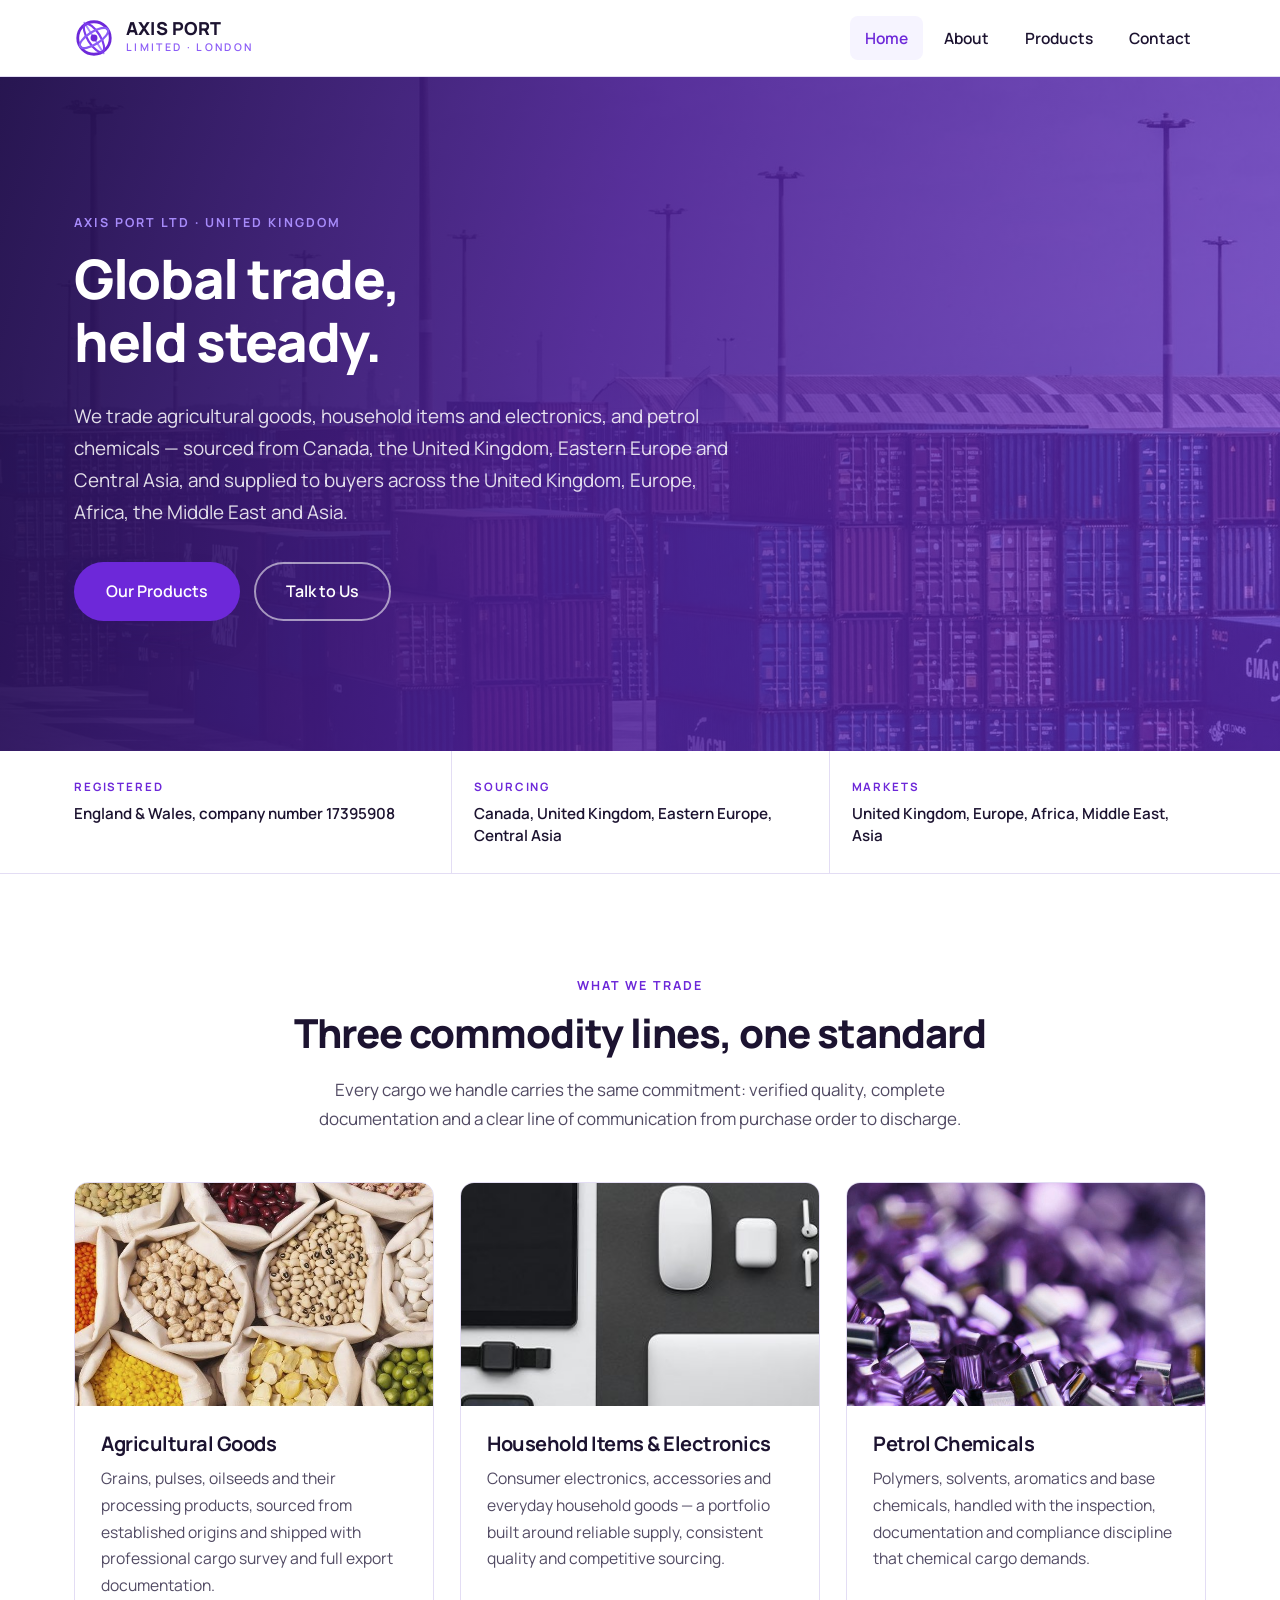
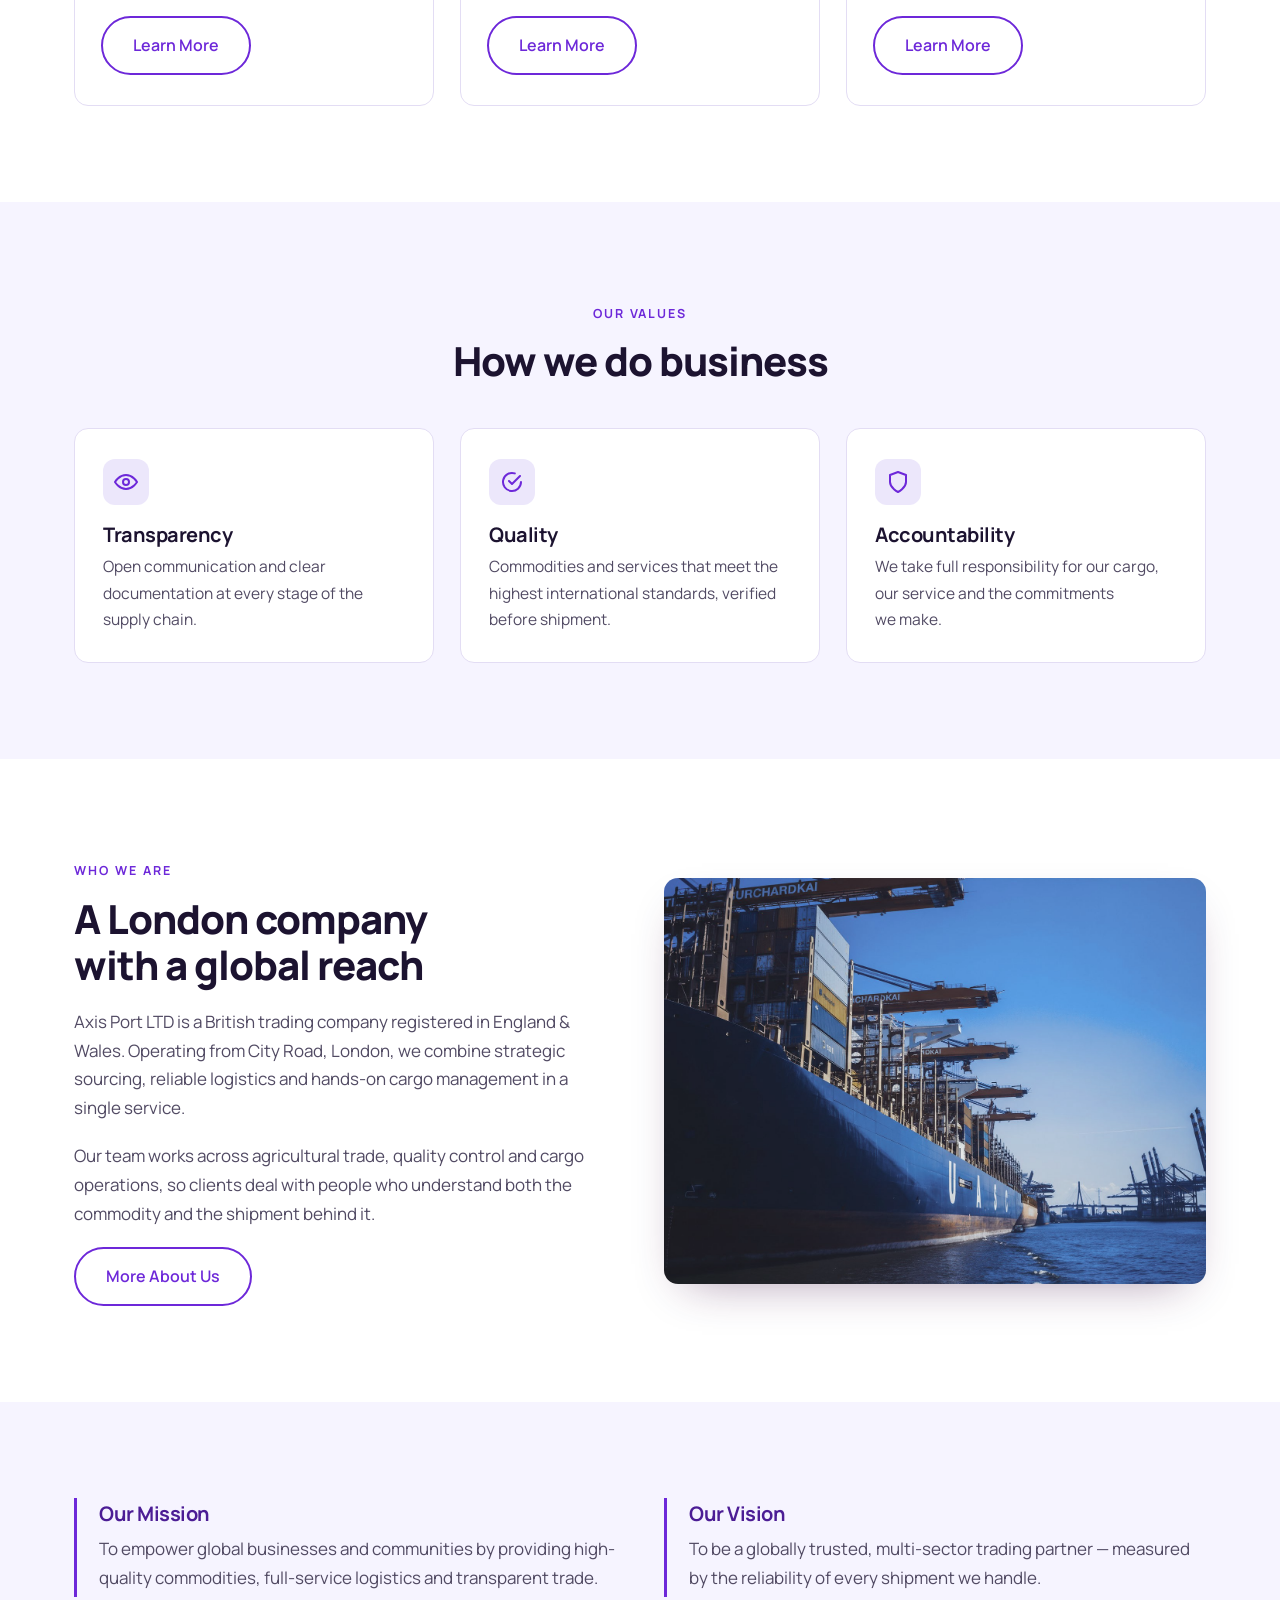
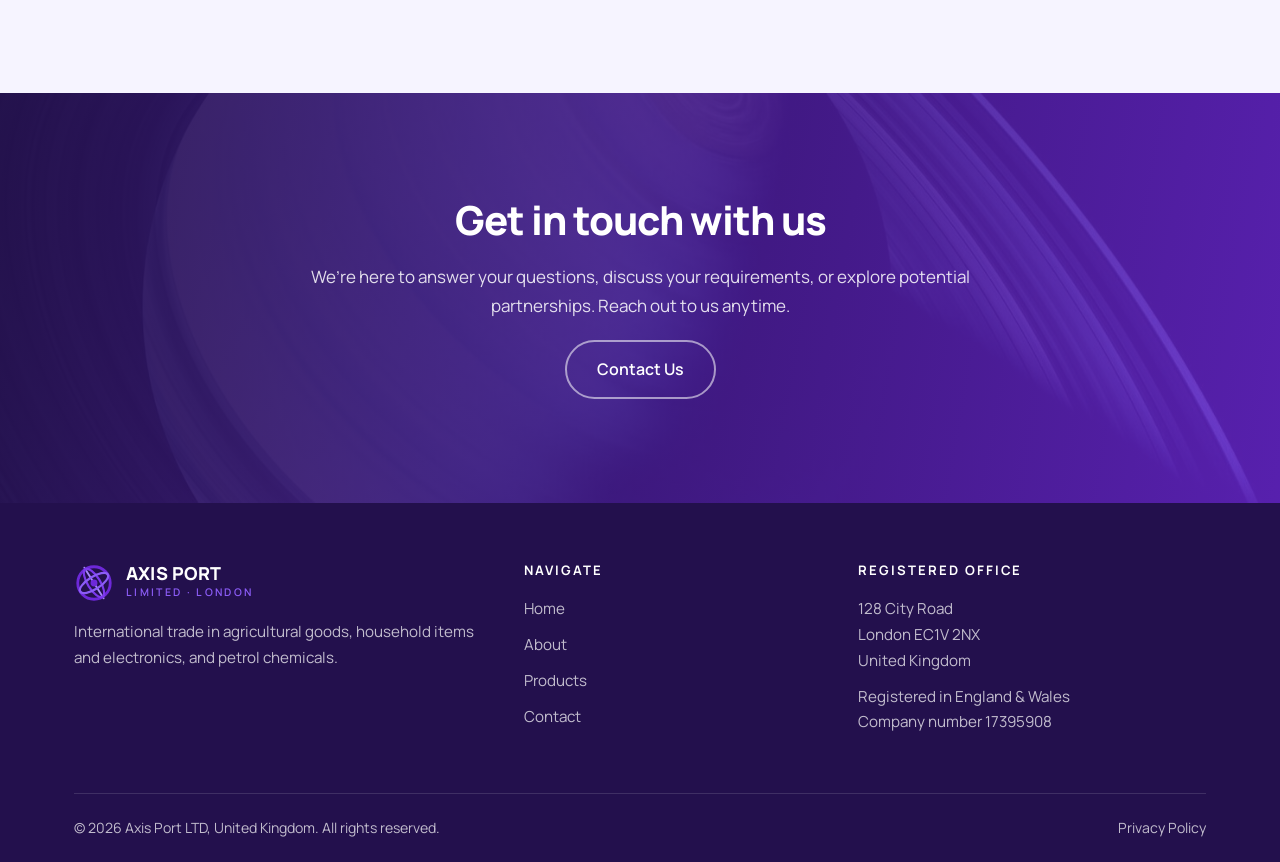
<file: index.html>
<!DOCTYPE html>
<html lang="en-GB">
<head>
<meta charset="utf-8">
<meta name="viewport" content="width=device-width, initial-scale=1">
<title>Axis Port LTD — International Trade | London, United Kingdom</title>
<meta name="description" content="Axis Port LTD is a London-based international trading company supplying agricultural goods, household items and electronics, and petrol chemicals from Canada, the United Kingdom, Eastern Europe and Central Asia to markets worldwide.">
<link rel="canonical" href="https://axisport.uk/">
<meta property="og:type" content="website">
<meta property="og:locale" content="en_GB">
<meta property="og:site_name" content="Axis Port LTD">
<meta property="og:url" content="https://axisport.uk/">
<meta property="og:title" content="Axis Port LTD — International Trade | London, United Kingdom">
<meta property="og:description" content="Axis Port LTD is a London-based international trading company supplying agricultural goods, household items and electronics, and petrol chemicals from Canada, the United Kingdom, Eastern Europe and Central Asia to markets worldwide.">
<meta property="og:image" content="https://axisport.uk/img/og-card.jpg">
<meta property="og:image:width" content="1200">
<meta property="og:image:height" content="630">
<meta name="twitter:card" content="summary_large_image">
<link rel="icon" href="favicon.svg" type="image/svg+xml">
<link rel="preload" href="/fonts/manrope.woff2" as="font" type="font/woff2" crossorigin>
<link rel="stylesheet" href="css/style.css">
<script type="application/ld+json">
{"@context":"https://schema.org","@type":"Organization","name":"Axis Port LTD","legalName":"Axis Port LTD",
 "url":"https://axisport.uk/","logo":"https://axisport.uk/img/logo-mark.svg","email":"info@axisport.uk",
 "identifier":{"@type":"PropertyValue","propertyID":"Companies House","value":"17395908"},
 "address":{"@type":"PostalAddress","streetAddress":"128 City Road","addressLocality":"London","postalCode":"EC1V 2NX","addressCountry":"GB"}}
</script>
</head>
<body>

<header class="site-header">
  <div class="wrap">
    <a class="brand" href="/">
      <img src="img/logo-mark.svg" alt="" width="40" height="40">
      <span>
        <span class="brand-name">AXIS PORT</span>
        <span class="brand-sub">Limited &middot; London</span>
      </span>
    </a>
    <input type="checkbox" id="nav-toggle">
    <label class="nav-btn" for="nav-toggle" aria-label="Menu"><span></span></label>
    <nav class="nav">
      <a href="/" aria-current="page">Home</a>
      <a href="/about">About</a>
      <a href="/products">Products</a>
      <a href="/contact">Contact</a>
    </nav>
  </div>
</header>

<div class="hero">
  <img class="hero-bg" src="img/hero-port.jpg" alt="" aria-hidden="true">
  <div class="wrap">
    <span class="eyebrow">Axis Port LTD &middot; United Kingdom</span>
    <h1>Global trade, held steady.</h1>
    <p>We trade agricultural goods, household items and electronics, and petrol chemicals &mdash; sourced from Canada, the United Kingdom, Eastern Europe and Central Asia, and supplied to buyers across the United Kingdom, Europe, Africa, the Middle East and Asia.</p>
    <div class="hero-actions">
      <a class="btn btn-primary" href="/products">Our Products</a>
      <a class="btn btn-ghost" href="/contact">Talk to Us</a>
    </div>
  </div>
</div>

<div class="facts">
  <div class="wrap">
    <div class="fact"><span class="fact-label">Registered</span><span class="fact-value">England &amp; Wales, company number 17395908</span></div>
    <div class="fact"><span class="fact-label">Sourcing</span><span class="fact-value">Canada, United Kingdom, Eastern Europe, Central Asia</span></div>
    <div class="fact"><span class="fact-label">Markets</span><span class="fact-value">United Kingdom, Europe, Africa, Middle East, Asia</span></div>
  </div>
</div>

<section>
  <div class="wrap">
    <div class="center measure" style="margin-bottom:48px">
      <span class="eyebrow">What we trade</span>
      <h2>Three commodity lines, one standard</h2>
      <p>Every cargo we handle carries the same commitment: verified quality, complete documentation and a clear line of communication from purchase order to discharge.</p>
    </div>

    <div class="grid grid-3">
      <article class="card">
        <img class="card-img" src="img/agricultural.jpg" alt="Grains, pulses and oilseeds">
        <div class="card-body">
          <h3>Agricultural Goods</h3>
          <p>Grains, pulses, oilseeds and their processing products, sourced from established origins and shipped with professional cargo survey and full export documentation.</p>
          <a class="btn btn-outline" href="/products#agricultural">Learn More</a>
        </div>
      </article>

      <article class="card">
        <img class="card-img" src="img/electronics.jpg" alt="Consumer electronics and accessories">
        <div class="card-body">
          <h3>Household Items &amp; Electronics</h3>
          <p>Consumer electronics, accessories and everyday household goods &mdash; a portfolio built around reliable supply, consistent quality and competitive sourcing.</p>
          <a class="btn btn-outline" href="/products#household">Learn More</a>
        </div>
      </article>

      <article class="card">
        <img class="card-img img-oil" src="img/petrochemicals.jpg" alt="Petrol chemical products">
        <div class="card-body">
          <h3>Petrol Chemicals</h3>
          <p>Polymers, solvents, aromatics and base chemicals, handled with the inspection, documentation and compliance discipline that chemical cargo demands.</p>
          <a class="btn btn-outline" href="/products#petrol-chemicals">Learn More</a>
        </div>
      </article>
    </div>
  </div>
</section>

<section class="section-tint">
  <div class="wrap">
    <div class="center measure" style="margin-bottom:44px">
      <span class="eyebrow">Our values</span>
      <h2>How we do business</h2>
    </div>
    <div class="grid grid-3">
      <div class="value">
        <div class="icon"><svg viewBox="0 0 24 24" fill="none" stroke="currentColor" stroke-width="2" stroke-linecap="round" stroke-linejoin="round"><path d="M1 12s4-7 11-7 11 7 11 7-4 7-11 7S1 12 1 12z"/><circle cx="12" cy="12" r="3"/></svg></div>
        <h3>Transparency</h3>
        <p>Open communication and clear documentation at every stage of the supply chain.</p>
      </div>
      <div class="value">
        <div class="icon"><svg viewBox="0 0 24 24" fill="none" stroke="currentColor" stroke-width="2" stroke-linecap="round" stroke-linejoin="round"><path d="M9 11l3 3 8-8"/><path d="M21 12a9 9 0 11-6.2-8.6"/></svg></div>
        <h3>Quality</h3>
        <p>Commodities and services that meet the highest international standards, verified before shipment.</p>
      </div>
      <div class="value">
        <div class="icon"><svg viewBox="0 0 24 24" fill="none" stroke="currentColor" stroke-width="2" stroke-linecap="round" stroke-linejoin="round"><path d="M12 22s8-4 8-10V5l-8-3-8 3v7c0 6 8 10 8 10z"/></svg></div>
        <h3>Accountability</h3>
        <p>We take full responsibility for our cargo, our service and the commitments we make.</p>
      </div>
    </div>
  </div>
</section>

<section>
  <div class="wrap grid grid-2">
    <div>
      <span class="eyebrow">Who we are</span>
      <h2>A London company with a global reach</h2>
      <p>Axis Port LTD is a British trading company registered in England &amp; Wales. Operating from City Road, London, we combine strategic sourcing, reliable logistics and hands-on cargo management in a single service.</p>
      <p>Our team works across agricultural trade, quality control and cargo operations, so clients deal with people who understand both the commodity and the shipment behind it.</p>
      <a class="btn btn-outline" href="/about">More About Us</a>
    </div>
    <img class="split-img img-tone" src="img/ship.jpg" alt="Container vessel loading at port">
  </div>
</section>

<section class="section-tint">
  <div class="wrap grid grid-2">
    <div class="pillar">
      <h3>Our Mission</h3>
      <p>To empower global businesses and communities by providing high-quality commodities, full-service logistics and transparent trade.</p>
    </div>
    <div class="pillar">
      <h3>Our Vision</h3>
      <p>To be a globally trusted, multi-sector trading partner &mdash; measured by the reliability of every shipment we handle.</p>
    </div>
  </div>
</section>

<div class="cta">
  <img class="cta-bg" src="img/cta.jpg" alt="" aria-hidden="true">
  <section class="wrap center measure">
    <h2>Get in touch with us</h2>
    <p>We&rsquo;re here to answer your questions, discuss your requirements, or explore potential partnerships. Reach out to us anytime.</p>
    <a class="btn btn-ghost" href="/contact">Contact Us</a>
  </section>
</div>

<footer class="site-footer">
  <div class="wrap">
    <div class="footer-grid">
      <div>
        <a class="brand" href="/" style="margin-bottom:16px">
          <img src="img/logo-mark.svg" alt="" width="40" height="40">
          <span>
            <span class="brand-name">AXIS PORT</span>
            <span class="brand-sub">Limited &middot; London</span>
          </span>
        </a>
        <p>International trade in agricultural goods, household items and electronics, and petrol chemicals.</p>
      </div>
      <div>
        <h4>Navigate</h4>
        <ul>
          <li><a href="/">Home</a></li>
          <li><a href="/about">About</a></li>
          <li><a href="/products">Products</a></li>
          <li><a href="/contact">Contact</a></li>
        </ul>
      </div>
      <div>
        <h4>Registered Office</h4>
        <ul>
          <li>128 City Road<br>London EC1V 2NX<br>United Kingdom</li>
          <li>Registered in England &amp; Wales<br>Company number 17395908</li>
        </ul>
      </div>
    </div>
    <div class="footer-bottom">
      <span>&copy; 2026 Axis Port LTD, United Kingdom. All rights reserved.</span>
      <a href="/privacy">Privacy Policy</a>
    </div>
  </div>
</footer>

</body>
</html>
</file>
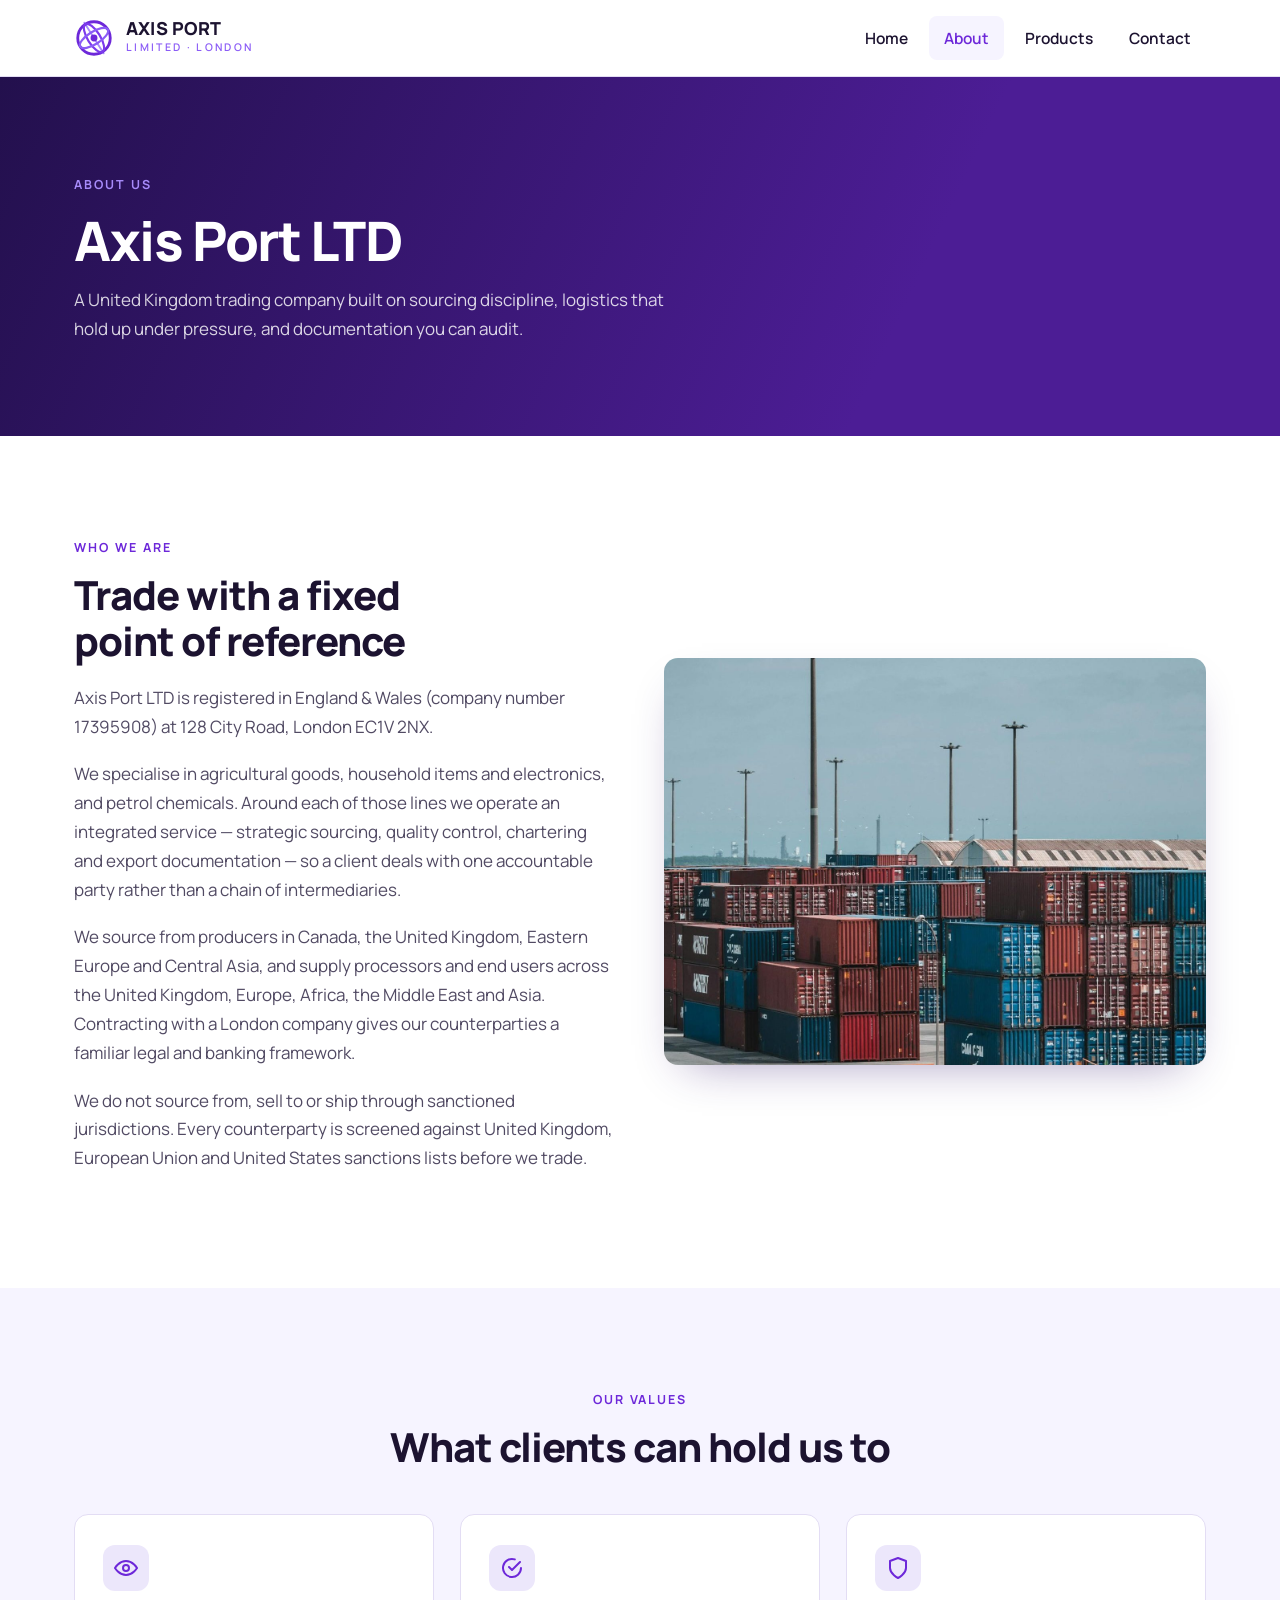
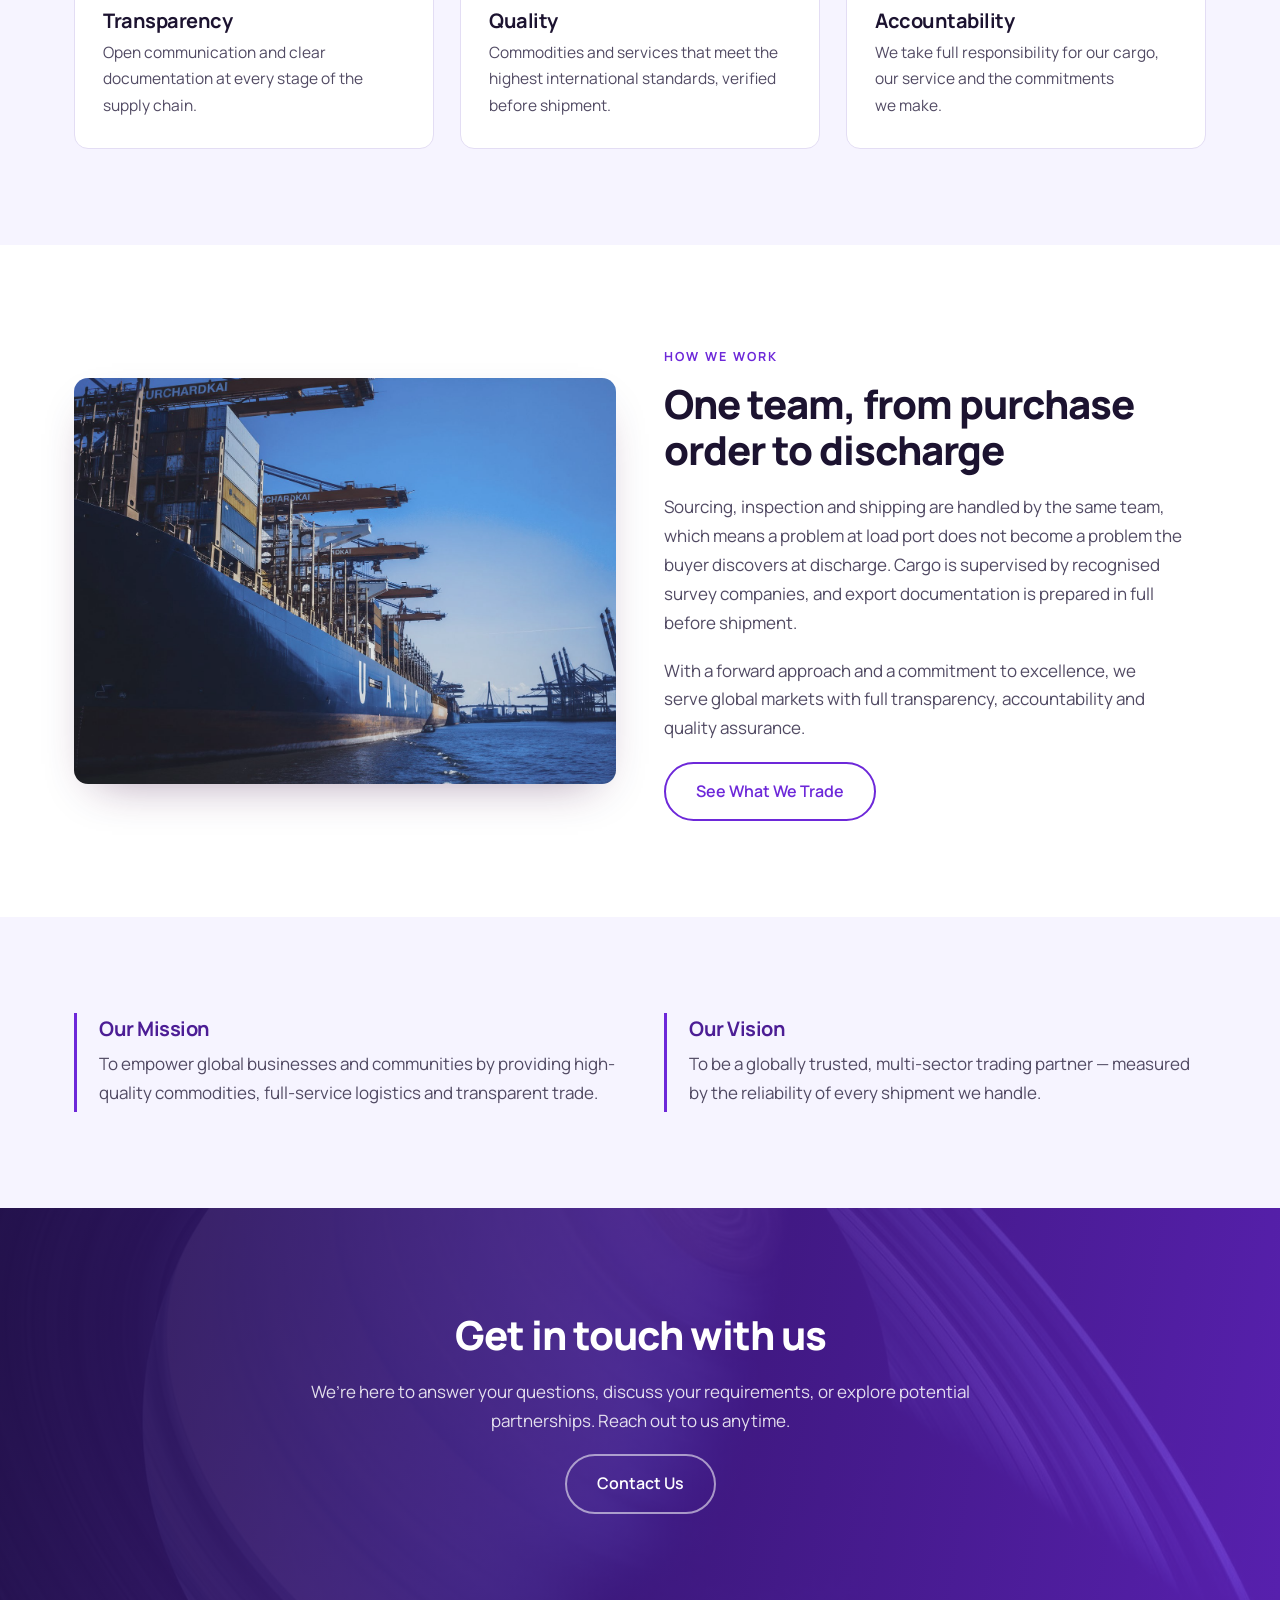
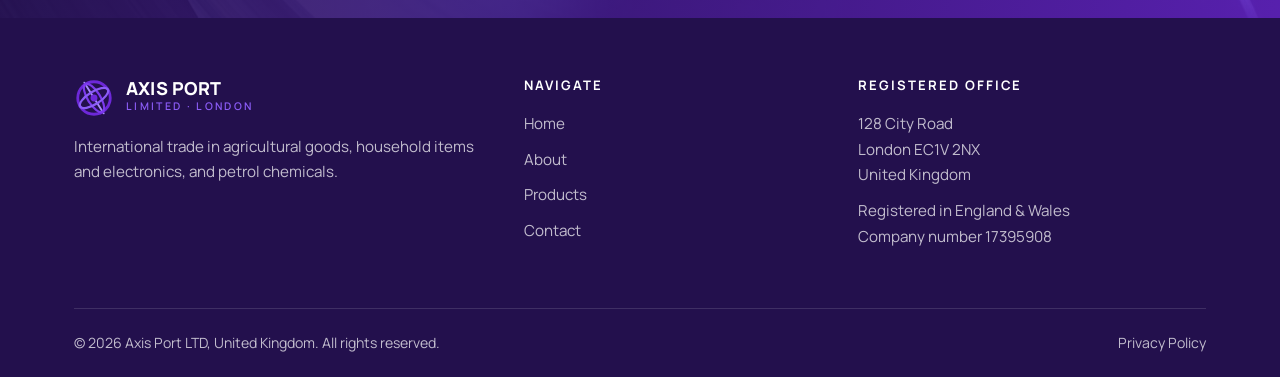
<file: about.html>
<!DOCTYPE html>
<html lang="en-GB">
<head>
<meta charset="utf-8">
<meta name="viewport" content="width=device-width, initial-scale=1">
<title>About — Axis Port LTD</title>
<meta name="description" content="Axis Port LTD is a London-based trading company: strategic sourcing, reliable logistics and hands-on cargo management across agricultural goods, electronics and petrol chemicals.">
<link rel="canonical" href="https://axisport.uk/about">
<meta property="og:type" content="website">
<meta property="og:locale" content="en_GB">
<meta property="og:site_name" content="Axis Port LTD">
<meta property="og:url" content="https://axisport.uk/about">
<meta property="og:title" content="About — Axis Port LTD">
<meta property="og:description" content="Axis Port LTD is a London-based trading company: strategic sourcing, reliable logistics and hands-on cargo management across agricultural goods, electronics and petrol chemicals.">
<meta property="og:image" content="https://axisport.uk/img/og-card.jpg">
<meta property="og:image:width" content="1200">
<meta property="og:image:height" content="630">
<meta name="twitter:card" content="summary_large_image">
<link rel="icon" href="favicon.svg" type="image/svg+xml">
<link rel="preload" href="/fonts/manrope.woff2" as="font" type="font/woff2" crossorigin>
<link rel="stylesheet" href="css/style.css">
</head>
<body>

<header class="site-header">
  <div class="wrap">
    <a class="brand" href="/">
      <img src="img/logo-mark.svg" alt="" width="40" height="40">
      <span>
        <span class="brand-name">AXIS PORT</span>
        <span class="brand-sub">Limited &middot; London</span>
      </span>
    </a>
    <input type="checkbox" id="nav-toggle">
    <label class="nav-btn" for="nav-toggle" aria-label="Menu"><span></span></label>
    <nav class="nav">
      <a href="/">Home</a>
      <a href="/about" aria-current="page">About</a>
      <a href="/products">Products</a>
      <a href="/contact">Contact</a>
    </nav>
  </div>
</header>

<div class="page-head">
  <div class="wrap">
    <span class="eyebrow" style="color:var(--purple-pale)">About us</span>
    <h1>Axis Port LTD</h1>
    <p>A United Kingdom trading company built on sourcing discipline, logistics that hold up under pressure, and documentation you can audit.</p>
  </div>
</div>

<section>
  <div class="wrap grid grid-2">
    <div>
      <span class="eyebrow">Who we are</span>
      <h2>Trade with a fixed point of reference</h2>
      <p>Axis Port LTD is registered in England &amp; Wales (company number 17395908) at 128 City Road, London EC1V 2NX.</p>
      <p>We specialise in agricultural goods, household items and electronics, and petrol chemicals. Around each of those lines we operate an integrated service &mdash; strategic sourcing, quality control, chartering and export documentation &mdash; so a client deals with one accountable party rather than a chain of intermediaries.</p>
      <p>We source from producers in Canada, the United Kingdom, Eastern Europe and Central Asia, and supply processors and end users across the United Kingdom, Europe, Africa, the Middle East and Asia. Contracting with a London company gives our counterparties a familiar legal and banking framework.</p>
      <p>We do not source from, sell to or ship through sanctioned jurisdictions. Every counterparty is screened against United Kingdom, European Union and United States sanctions lists before we trade.</p>
    </div>
    <img class="split-img" src="img/hero-port.jpg" alt="Container terminal">
  </div>
</section>

<section class="section-tint">
  <div class="wrap">
    <div class="center measure" style="margin-bottom:44px">
      <span class="eyebrow">Our values</span>
      <h2>What clients can hold us to</h2>
    </div>
    <div class="grid grid-3">
      <div class="value">
        <div class="icon"><svg viewBox="0 0 24 24" fill="none" stroke="currentColor" stroke-width="2" stroke-linecap="round" stroke-linejoin="round"><path d="M1 12s4-7 11-7 11 7 11 7-4 7-11 7S1 12 1 12z"/><circle cx="12" cy="12" r="3"/></svg></div>
        <h3>Transparency</h3>
        <p>Open communication and clear documentation at every stage of the supply chain.</p>
      </div>
      <div class="value">
        <div class="icon"><svg viewBox="0 0 24 24" fill="none" stroke="currentColor" stroke-width="2" stroke-linecap="round" stroke-linejoin="round"><path d="M9 11l3 3 8-8"/><path d="M21 12a9 9 0 11-6.2-8.6"/></svg></div>
        <h3>Quality</h3>
        <p>Commodities and services that meet the highest international standards, verified before shipment.</p>
      </div>
      <div class="value">
        <div class="icon"><svg viewBox="0 0 24 24" fill="none" stroke="currentColor" stroke-width="2" stroke-linecap="round" stroke-linejoin="round"><path d="M12 22s8-4 8-10V5l-8-3-8 3v7c0 6 8 10 8 10z"/></svg></div>
        <h3>Accountability</h3>
        <p>We take full responsibility for our cargo, our service and the commitments we make.</p>
      </div>
    </div>
  </div>
</section>

<section>
  <div class="wrap grid grid-2">
    <img class="split-img img-tone" src="img/ship.jpg" alt="Vessel alongside a container terminal">
    <div>
      <span class="eyebrow">How we work</span>
      <h2>One team, from purchase order to discharge</h2>
      <p>Sourcing, inspection and shipping are handled by the same team, which means a problem at load port does not become a problem the buyer discovers at discharge. Cargo is supervised by recognised survey companies, and export documentation is prepared in full before shipment.</p>
      <p>With a forward approach and a commitment to excellence, we serve global markets with full transparency, accountability and quality assurance.</p>
      <a class="btn btn-outline" href="/products">See What We Trade</a>
    </div>
  </div>
</section>

<section class="section-tint">
  <div class="wrap grid grid-2">
    <div class="pillar">
      <h3>Our Mission</h3>
      <p>To empower global businesses and communities by providing high-quality commodities, full-service logistics and transparent trade.</p>
    </div>
    <div class="pillar">
      <h3>Our Vision</h3>
      <p>To be a globally trusted, multi-sector trading partner &mdash; measured by the reliability of every shipment we handle.</p>
    </div>
  </div>
</section>

<div class="cta">
  <img class="cta-bg" src="img/cta.jpg" alt="" aria-hidden="true">
  <section class="wrap center measure">
    <h2>Get in touch with us</h2>
    <p>We&rsquo;re here to answer your questions, discuss your requirements, or explore potential partnerships. Reach out to us anytime.</p>
    <a class="btn btn-ghost" href="/contact">Contact Us</a>
  </section>
</div>

<footer class="site-footer">
  <div class="wrap">
    <div class="footer-grid">
      <div>
        <a class="brand" href="/" style="margin-bottom:16px">
          <img src="img/logo-mark.svg" alt="" width="40" height="40">
          <span>
            <span class="brand-name">AXIS PORT</span>
            <span class="brand-sub">Limited &middot; London</span>
          </span>
        </a>
        <p>International trade in agricultural goods, household items and electronics, and petrol chemicals.</p>
      </div>
      <div>
        <h4>Navigate</h4>
        <ul>
          <li><a href="/">Home</a></li>
          <li><a href="/about">About</a></li>
          <li><a href="/products">Products</a></li>
          <li><a href="/contact">Contact</a></li>
        </ul>
      </div>
      <div>
        <h4>Registered Office</h4>
        <ul>
          <li>128 City Road<br>London EC1V 2NX<br>United Kingdom</li>
          <li>Registered in England &amp; Wales<br>Company number 17395908</li>
        </ul>
      </div>
    </div>
    <div class="footer-bottom">
      <span>&copy; 2026 Axis Port LTD, United Kingdom. All rights reserved.</span>
      <a href="/privacy">Privacy Policy</a>
    </div>
  </div>
</footer>

</body>
</html>
</file>
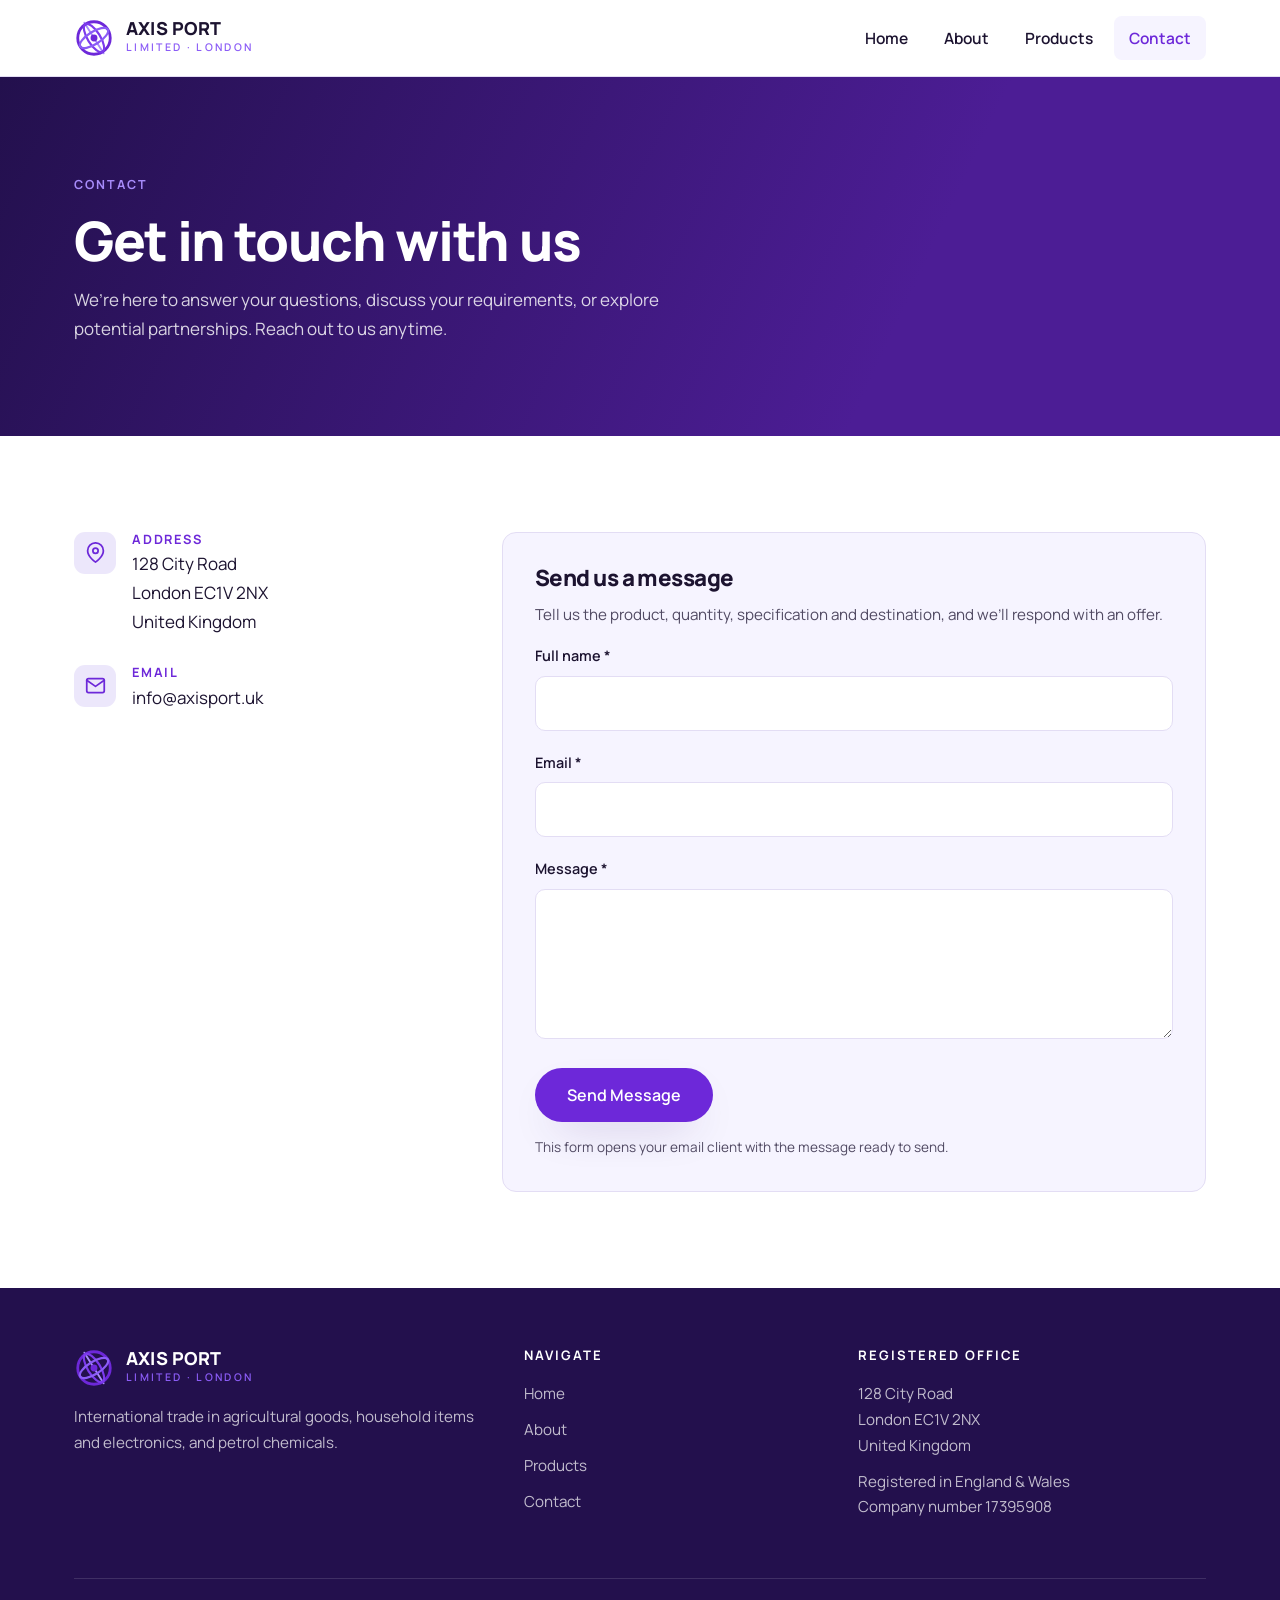
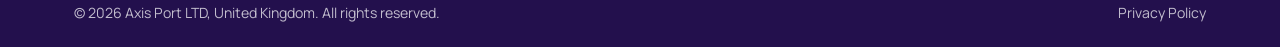
<file: contact.html>
<!DOCTYPE html>
<html lang="en-GB">
<head>
<meta charset="utf-8">
<meta name="viewport" content="width=device-width, initial-scale=1">
<title>Contact — Axis Port LTD</title>
<meta name="description" content="Contact Axis Port LTD — 128 City Road, London EC1V 2NX, United Kingdom.">
<link rel="canonical" href="https://axisport.uk/contact">
<meta property="og:type" content="website">
<meta property="og:locale" content="en_GB">
<meta property="og:site_name" content="Axis Port LTD">
<meta property="og:url" content="https://axisport.uk/contact">
<meta property="og:title" content="Contact — Axis Port LTD">
<meta property="og:description" content="Contact Axis Port LTD — 128 City Road, London EC1V 2NX, United Kingdom.">
<meta property="og:image" content="https://axisport.uk/img/og-card.jpg">
<meta property="og:image:width" content="1200">
<meta property="og:image:height" content="630">
<meta name="twitter:card" content="summary_large_image">
<link rel="icon" href="favicon.svg" type="image/svg+xml">
<link rel="preload" href="/fonts/manrope.woff2" as="font" type="font/woff2" crossorigin>
<link rel="stylesheet" href="css/style.css">
</head>
<body>

<header class="site-header">
  <div class="wrap">
    <a class="brand" href="/">
      <img src="img/logo-mark.svg" alt="" width="40" height="40">
      <span>
        <span class="brand-name">AXIS PORT</span>
        <span class="brand-sub">Limited &middot; London</span>
      </span>
    </a>
    <input type="checkbox" id="nav-toggle">
    <label class="nav-btn" for="nav-toggle" aria-label="Menu"><span></span></label>
    <nav class="nav">
      <a href="/">Home</a>
      <a href="/about">About</a>
      <a href="/products">Products</a>
      <a href="/contact" aria-current="page">Contact</a>
    </nav>
  </div>
</header>

<div class="page-head">
  <div class="wrap">
    <span class="eyebrow" style="color:var(--purple-pale)">Contact</span>
    <h1>Get in touch with us</h1>
    <p>We&rsquo;re here to answer your questions, discuss your requirements, or explore potential partnerships. Reach out to us anytime.</p>
  </div>
</div>

<section>
  <div class="wrap contact-grid">

    <div>
      <div class="info-item">
        <div class="icon"><svg viewBox="0 0 24 24" fill="none" stroke="currentColor" stroke-width="2" stroke-linecap="round" stroke-linejoin="round"><path d="M21 10c0 7-9 13-9 13s-9-6-9-13a9 9 0 1118 0z"/><circle cx="12" cy="10" r="3"/></svg></div>
        <div>
          <h3>Address</h3>
          <p>128 City Road<br>London EC1V 2NX<br>United Kingdom</p>
        </div>
      </div>


      <div class="info-item">
        <div class="icon"><svg viewBox="0 0 24 24" fill="none" stroke="currentColor" stroke-width="2" stroke-linecap="round" stroke-linejoin="round"><rect x="2" y="4" width="20" height="16" rx="2"/><path d="M22 6l-10 7L2 6"/></svg></div>
        <div>
          <h3>Email</h3>
          <p><a href="mailto:info@axisport.uk">info@axisport.uk</a></p>
        </div>
      </div>

      <iframe class="map" loading="lazy" title="Axis Port LTD location"
        sandbox="allow-scripts allow-same-origin" referrerpolicy="no-referrer"
        src="https://www.openstreetmap.org/export/embed.html?bbox=-0.0926%2C51.5240%2C-0.0826%2C51.5290&amp;layer=mapnik&amp;marker=51.5265%2C-0.0876"></iframe>
    </div>

    <form id="contact-form">
      <h2 style="font-size:1.4rem">Send us a message</h2>
      <p style="font-size:.95rem">Tell us the product, quantity, specification and destination, and we&rsquo;ll respond with an offer.</p>

      <label for="name">Full name *</label>
      <input type="text" id="name" name="name" required>

      <label for="email">Email *</label>
      <input type="email" id="email" name="email" required>

      <label for="message">Message *</label>
      <textarea id="message" name="message" required></textarea>

      <button class="btn btn-primary" type="submit">Send Message</button>
      <p class="form-note">This form opens your email client with the message ready to send.</p>
    </form>

  </div>
</section>

<footer class="site-footer">
  <div class="wrap">
    <div class="footer-grid">
      <div>
        <a class="brand" href="/" style="margin-bottom:16px">
          <img src="img/logo-mark.svg" alt="" width="40" height="40">
          <span>
            <span class="brand-name">AXIS PORT</span>
            <span class="brand-sub">Limited &middot; London</span>
          </span>
        </a>
        <p>International trade in agricultural goods, household items and electronics, and petrol chemicals.</p>
      </div>
      <div>
        <h4>Navigate</h4>
        <ul>
          <li><a href="/">Home</a></li>
          <li><a href="/about">About</a></li>
          <li><a href="/products">Products</a></li>
          <li><a href="/contact">Contact</a></li>
        </ul>
      </div>
      <div>
        <h4>Registered Office</h4>
        <ul>
          <li>128 City Road<br>London EC1V 2NX<br>United Kingdom</li>
          <li>Registered in England &amp; Wales<br>Company number 17395908</li>
        </ul>
      </div>
    </div>
    <div class="footer-bottom">
      <span>&copy; 2026 Axis Port LTD, United Kingdom. All rights reserved.</span>
      <a href="/privacy">Privacy Policy</a>
    </div>
  </div>
</footer>

<script>
var CONTACT_EMAIL = "info@axisport.uk";

// No server, no signup: hand the message to the visitor's mail client.
// ponytail: mailto only — swap for a form backend (Formspree/Netlify Forms) if you need submissions logged.
document.getElementById("contact-form").addEventListener("submit", function (e) {
  e.preventDefault();
  var f = e.target;
  var body = "Name: " + f.name.value + "\nEmail: " + f.email.value + "\n\n" + f.message.value;
  location.href = "mailto:" + CONTACT_EMAIL +
    "?subject=" + encodeURIComponent("Website enquiry from " + f.name.value) +
    "&body=" + encodeURIComponent(body);
});
</script>

</body>
</html>
</file>
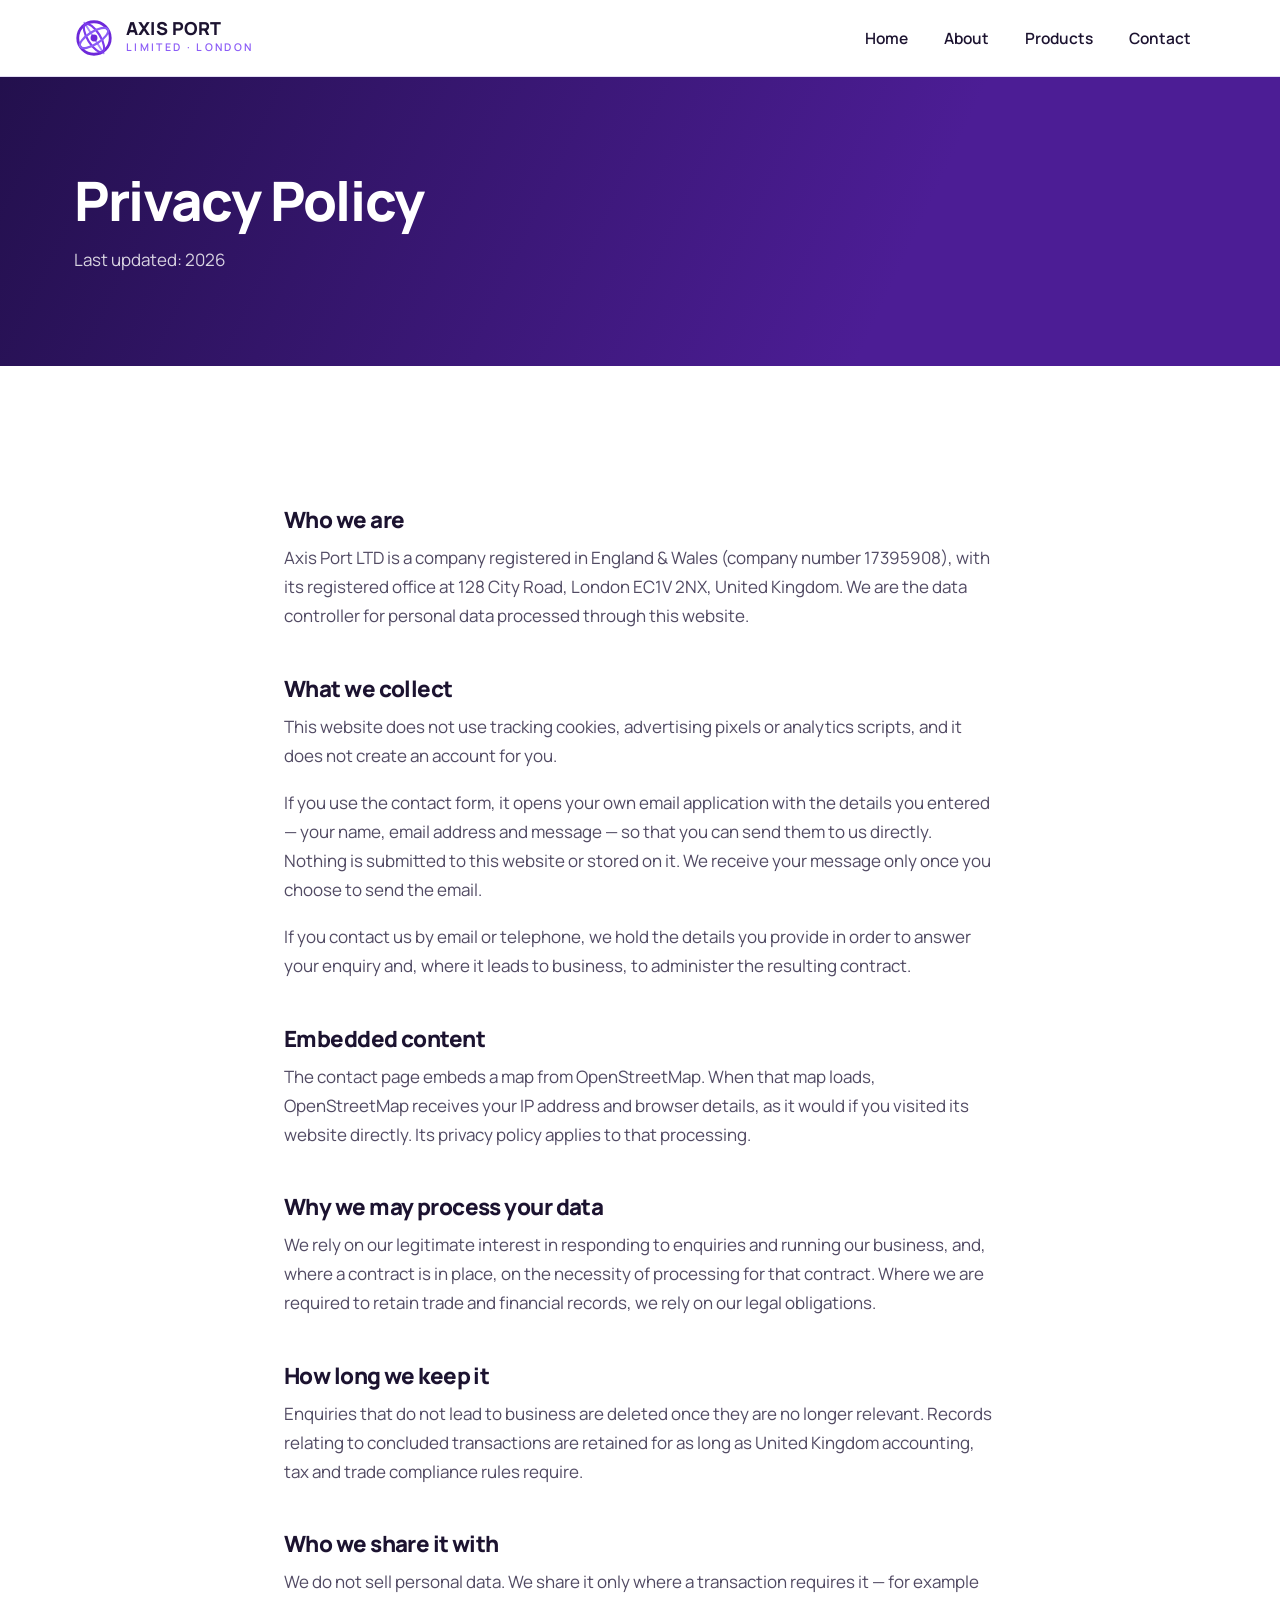
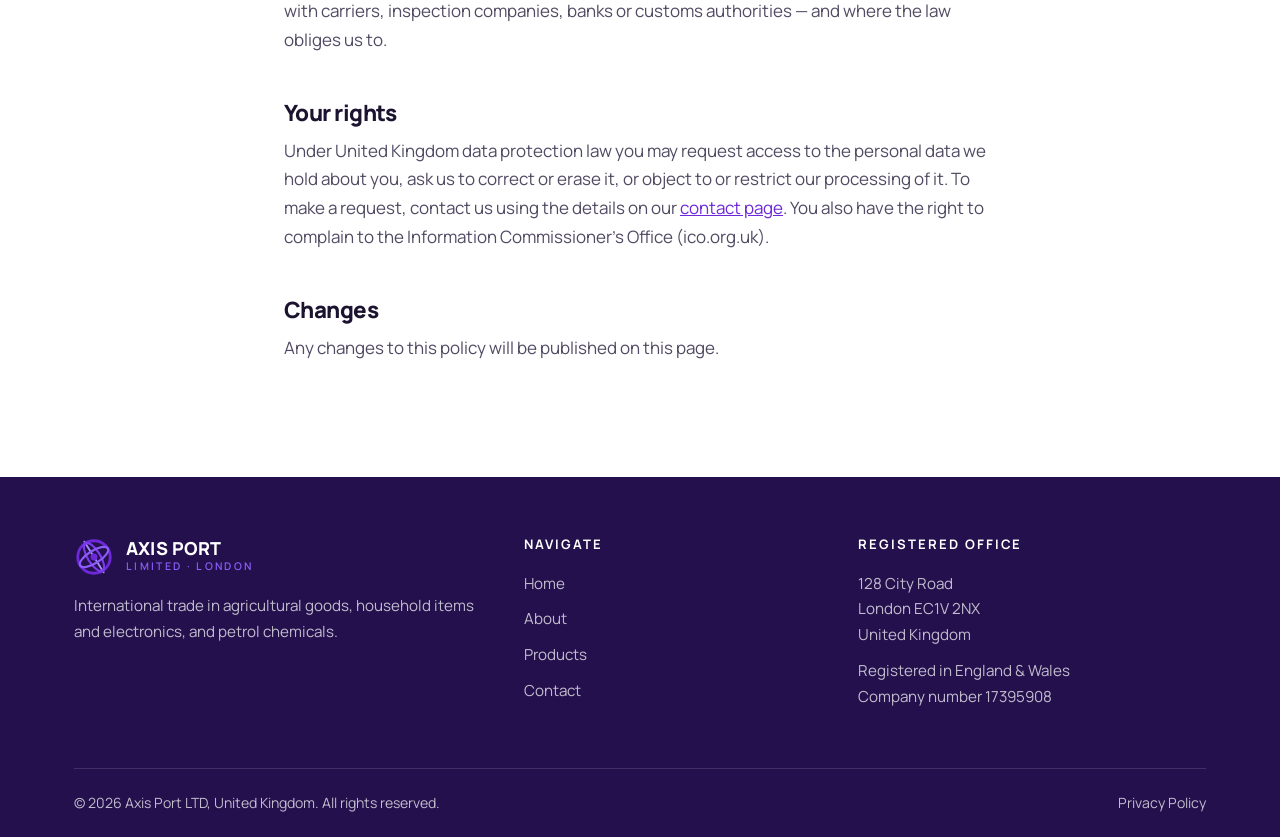
<file: privacy.html>
<!DOCTYPE html>
<html lang="en-GB">
<head>
<meta charset="utf-8">
<meta name="viewport" content="width=device-width, initial-scale=1">
<title>Privacy Policy — Axis Port LTD</title>
<meta name="description" content="How Axis Port LTD handles personal data on this website.">
<link rel="canonical" href="https://axisport.uk/privacy">
<meta property="og:type" content="website">
<meta property="og:locale" content="en_GB">
<meta property="og:site_name" content="Axis Port LTD">
<meta property="og:url" content="https://axisport.uk/privacy">
<meta property="og:title" content="Privacy Policy — Axis Port LTD">
<meta property="og:description" content="How Axis Port LTD handles personal data on this website.">
<meta property="og:image" content="https://axisport.uk/img/og-card.jpg">
<meta property="og:image:width" content="1200">
<meta property="og:image:height" content="630">
<meta name="twitter:card" content="summary_large_image">
<link rel="icon" href="favicon.svg" type="image/svg+xml">
<link rel="preload" href="/fonts/manrope.woff2" as="font" type="font/woff2" crossorigin>
<link rel="stylesheet" href="css/style.css">
</head>
<body>

<header class="site-header">
  <div class="wrap">
    <a class="brand" href="/">
      <img src="img/logo-mark.svg" alt="" width="40" height="40">
      <span>
        <span class="brand-name">AXIS PORT</span>
        <span class="brand-sub">Limited &middot; London</span>
      </span>
    </a>
    <input type="checkbox" id="nav-toggle">
    <label class="nav-btn" for="nav-toggle" aria-label="Menu"><span></span></label>
    <nav class="nav">
      <a href="/">Home</a>
      <a href="/about">About</a>
      <a href="/products">Products</a>
      <a href="/contact">Contact</a>
    </nav>
  </div>
</header>

<div class="page-head">
  <div class="wrap">
    <h1>Privacy Policy</h1>
    <p>Last updated: 2026</p>
  </div>
</div>

<section>
  <div class="wrap prose">
    <h2>Who we are</h2>
    <p>Axis Port LTD is a company registered in England &amp; Wales (company number 17395908), with its registered office at 128 City Road, London EC1V 2NX, United Kingdom. We are the data controller for personal data processed through this website.</p>

    <h2>What we collect</h2>
    <p>This website does not use tracking cookies, advertising pixels or analytics scripts, and it does not create an account for you.</p>
    <p>If you use the contact form, it opens your own email application with the details you entered &mdash; your name, email address and message &mdash; so that you can send them to us directly. Nothing is submitted to this website or stored on it. We receive your message only once you choose to send the email.</p>
    <p>If you contact us by email or telephone, we hold the details you provide in order to answer your enquiry and, where it leads to business, to administer the resulting contract.</p>

    <h2>Embedded content</h2>
    <p>The contact page embeds a map from OpenStreetMap. When that map loads, OpenStreetMap receives your IP address and browser details, as it would if you visited its website directly. Its privacy policy applies to that processing.</p>

    <h2>Why we may process your data</h2>
    <p>We rely on our legitimate interest in responding to enquiries and running our business, and, where a contract is in place, on the necessity of processing for that contract. Where we are required to retain trade and financial records, we rely on our legal obligations.</p>

    <h2>How long we keep it</h2>
    <p>Enquiries that do not lead to business are deleted once they are no longer relevant. Records relating to concluded transactions are retained for as long as United Kingdom accounting, tax and trade compliance rules require.</p>

    <h2>Who we share it with</h2>
    <p>We do not sell personal data. We share it only where a transaction requires it &mdash; for example with carriers, inspection companies, banks or customs authorities &mdash; and where the law obliges us to.</p>

    <h2>Your rights</h2>
    <p>Under United Kingdom data protection law you may request access to the personal data we hold about you, ask us to correct or erase it, or object to or restrict our processing of it. To make a request, contact us using the details on our <a href="/contact">contact page</a>. You also have the right to complain to the Information Commissioner&rsquo;s Office (ico.org.uk).</p>

    <h2>Changes</h2>
    <p>Any changes to this policy will be published on this page.</p>
  </div>
</section>

<footer class="site-footer">
  <div class="wrap">
    <div class="footer-grid">
      <div>
        <a class="brand" href="/" style="margin-bottom:16px">
          <img src="img/logo-mark.svg" alt="" width="40" height="40">
          <span>
            <span class="brand-name">AXIS PORT</span>
            <span class="brand-sub">Limited &middot; London</span>
          </span>
        </a>
        <p>International trade in agricultural goods, household items and electronics, and petrol chemicals.</p>
      </div>
      <div>
        <h4>Navigate</h4>
        <ul>
          <li><a href="/">Home</a></li>
          <li><a href="/about">About</a></li>
          <li><a href="/products">Products</a></li>
          <li><a href="/contact">Contact</a></li>
        </ul>
      </div>
      <div>
        <h4>Registered Office</h4>
        <ul>
          <li>128 City Road<br>London EC1V 2NX<br>United Kingdom</li>
          <li>Registered in England &amp; Wales<br>Company number 17395908</li>
        </ul>
      </div>
    </div>
    <div class="footer-bottom">
      <span>&copy; 2026 Axis Port LTD, United Kingdom. All rights reserved.</span>
      <a href="/privacy">Privacy Policy</a>
    </div>
  </div>
</footer>

</body>
</html>
</file>
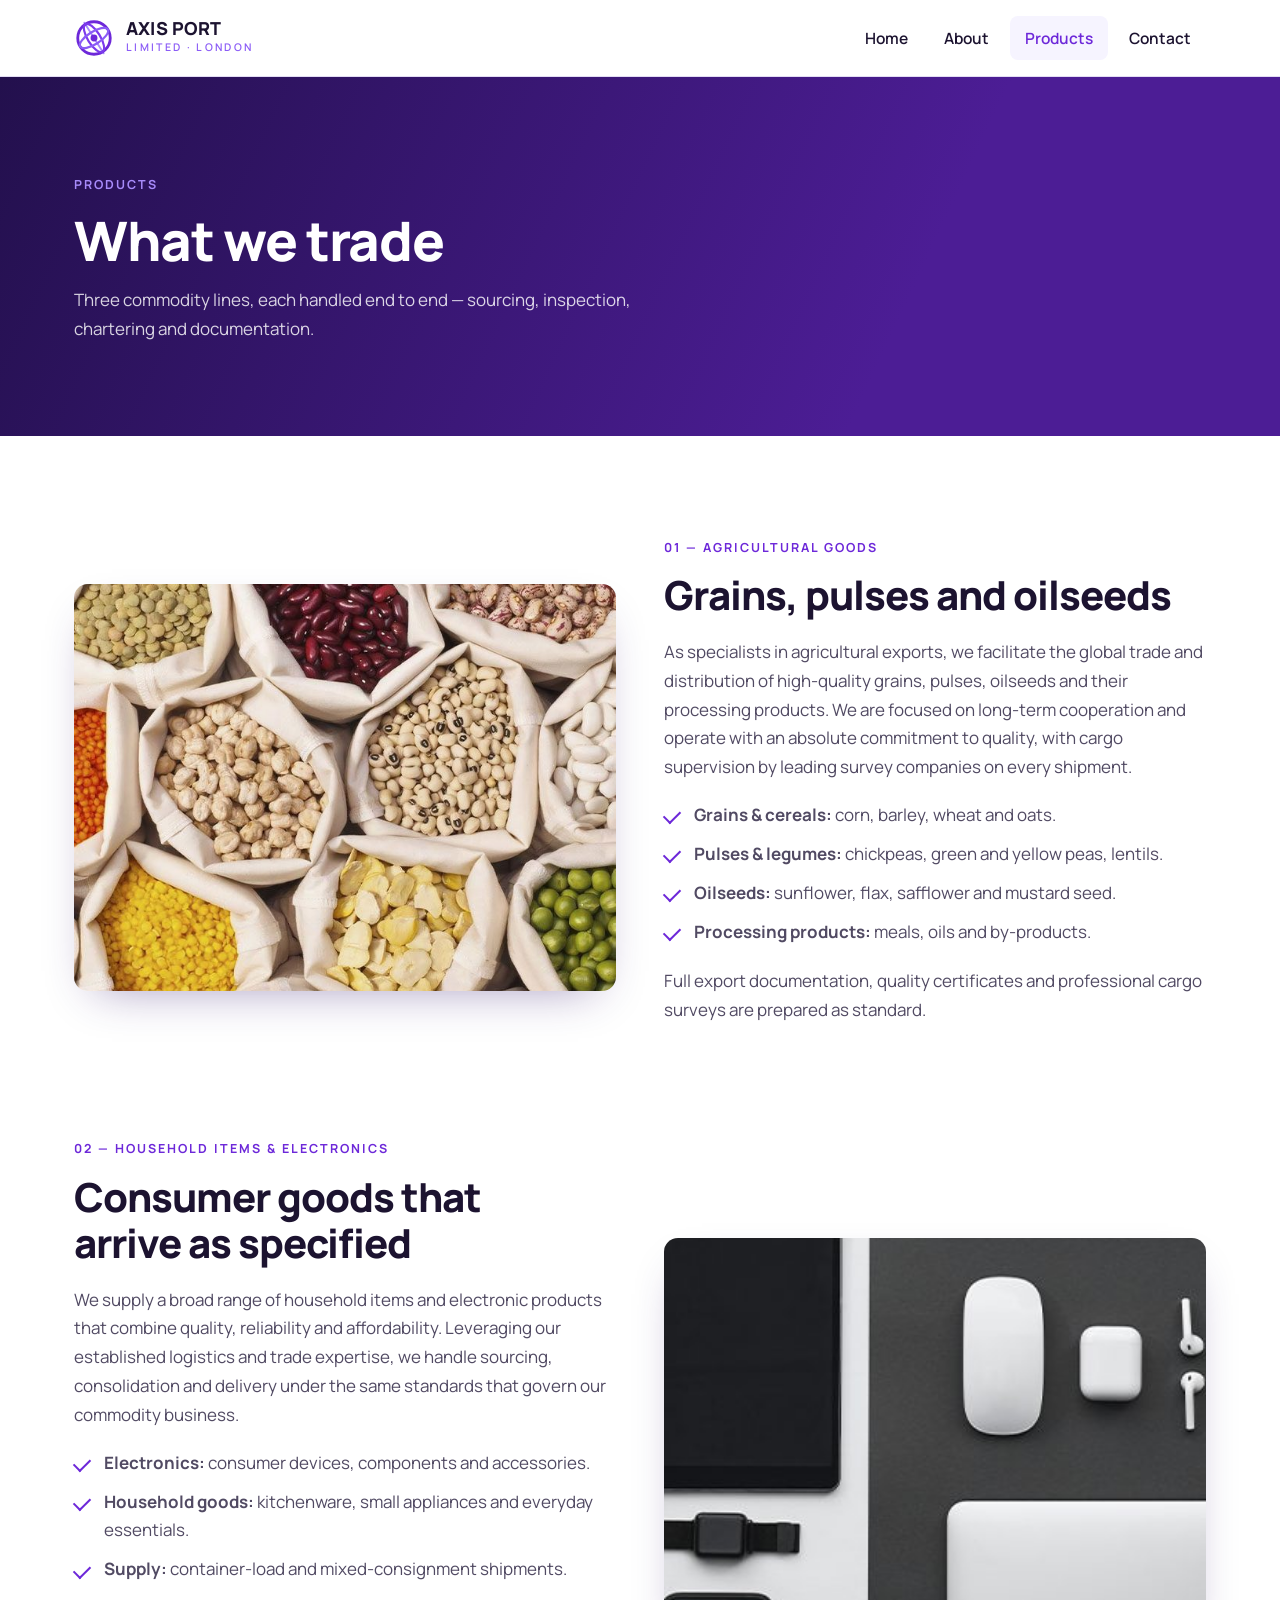
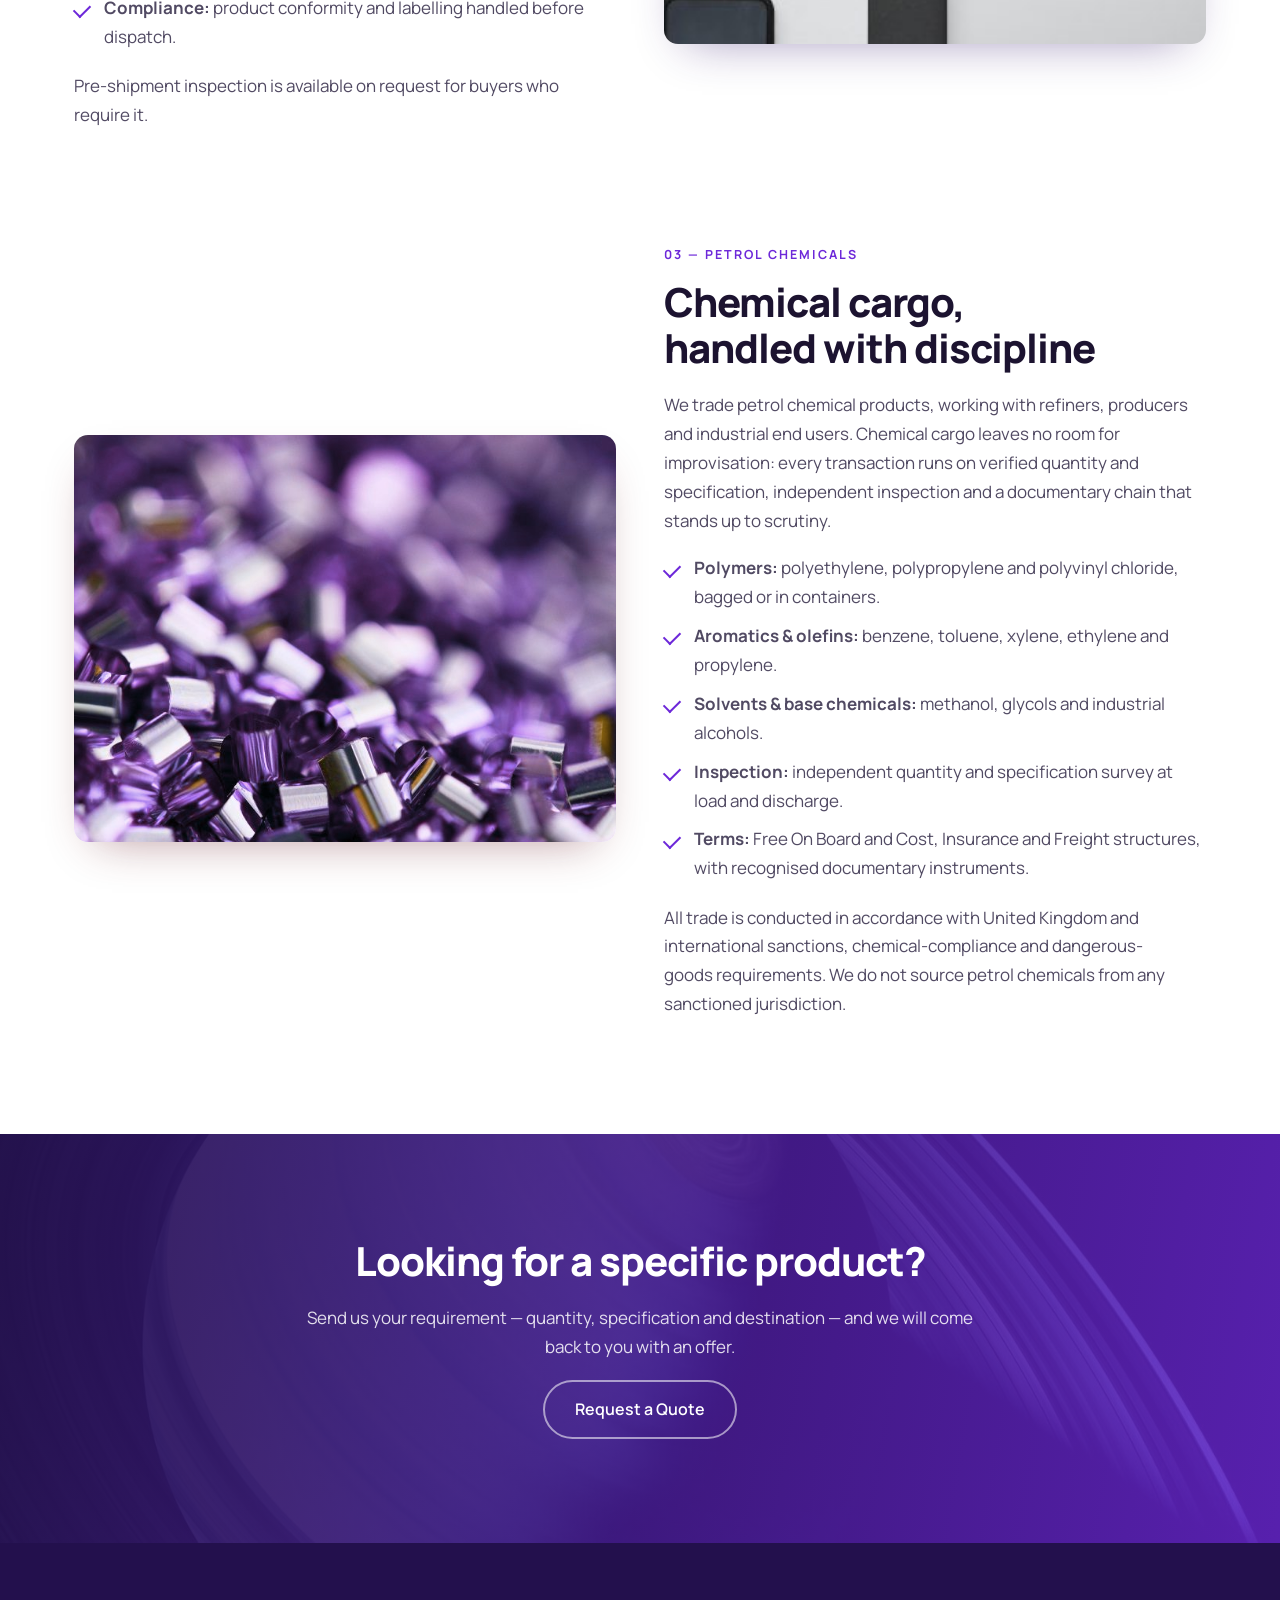
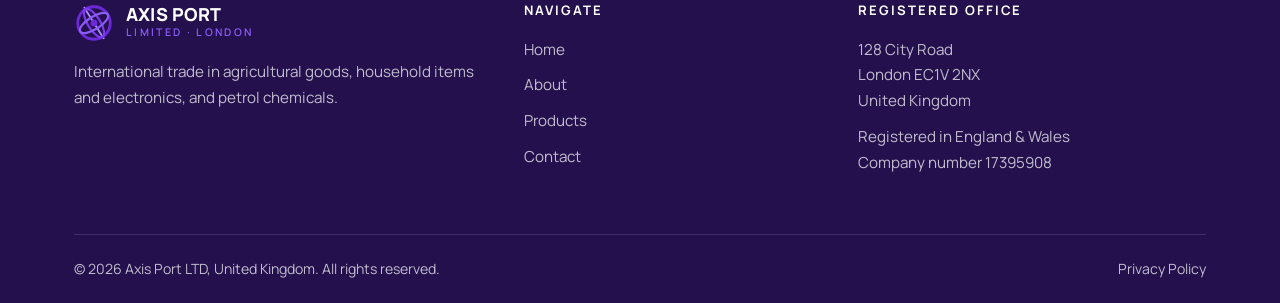
<file: products.html>
<!DOCTYPE html>
<html lang="en-GB">
<head>
<meta charset="utf-8">
<meta name="viewport" content="width=device-width, initial-scale=1">
<title>Products — Axis Port LTD</title>
<meta name="description" content="Agricultural goods, household items and electronics, and petrol chemicals — the three commodity lines traded by Axis Port LTD, London.">
<link rel="canonical" href="https://axisport.uk/products">
<meta property="og:type" content="website">
<meta property="og:locale" content="en_GB">
<meta property="og:site_name" content="Axis Port LTD">
<meta property="og:url" content="https://axisport.uk/products">
<meta property="og:title" content="Products — Axis Port LTD">
<meta property="og:description" content="Agricultural goods, household items and electronics, and petrol chemicals — the three commodity lines traded by Axis Port LTD, London.">
<meta property="og:image" content="https://axisport.uk/img/og-card.jpg">
<meta property="og:image:width" content="1200">
<meta property="og:image:height" content="630">
<meta name="twitter:card" content="summary_large_image">
<link rel="icon" href="favicon.svg" type="image/svg+xml">
<link rel="preload" href="/fonts/manrope.woff2" as="font" type="font/woff2" crossorigin>
<link rel="stylesheet" href="css/style.css">
</head>
<body>

<header class="site-header">
  <div class="wrap">
    <a class="brand" href="/">
      <img src="img/logo-mark.svg" alt="" width="40" height="40">
      <span>
        <span class="brand-name">AXIS PORT</span>
        <span class="brand-sub">Limited &middot; London</span>
      </span>
    </a>
    <input type="checkbox" id="nav-toggle">
    <label class="nav-btn" for="nav-toggle" aria-label="Menu"><span></span></label>
    <nav class="nav">
      <a href="/">Home</a>
      <a href="/about">About</a>
      <a href="/products" aria-current="page">Products</a>
      <a href="/contact">Contact</a>
    </nav>
  </div>
</header>

<div class="page-head">
  <div class="wrap">
    <span class="eyebrow" style="color:var(--purple-pale)">Products</span>
    <h1>What we trade</h1>
    <p>Three commodity lines, each handled end to end &mdash; sourcing, inspection, chartering and documentation.</p>
  </div>
</div>

<section>
  <div class="wrap">

    <article class="detail" id="agricultural">
      <div class="detail-media"><img class="split-img" src="img/agricultural.jpg" alt="Grains, pulses and oilseeds"></div>
      <div>
        <span class="eyebrow">01 &mdash; Agricultural Goods</span>
        <h2>Grains, pulses and oilseeds</h2>
        <p>As specialists in agricultural exports, we facilitate the global trade and distribution of high-quality grains, pulses, oilseeds and their processing products. We are focused on long-term cooperation and operate with an absolute commitment to quality, with cargo supervision by leading survey companies on every shipment.</p>
        <ul class="ticks">
          <li><strong>Grains &amp; cereals:</strong> corn, barley, wheat and oats.</li>
          <li><strong>Pulses &amp; legumes:</strong> chickpeas, green and yellow peas, lentils.</li>
          <li><strong>Oilseeds:</strong> sunflower, flax, safflower and mustard seed.</li>
          <li><strong>Processing products:</strong> meals, oils and by-products.</li>
        </ul>
        <p>Full export documentation, quality certificates and professional cargo surveys are prepared as standard.</p>
      </div>
    </article>

    <article class="detail" id="household">
      <div class="detail-media"><img class="split-img" src="img/electronics.jpg" alt="Consumer electronics and accessories"></div>
      <div>
        <span class="eyebrow">02 &mdash; Household Items &amp; Electronics</span>
        <h2>Consumer goods that arrive as specified</h2>
        <p>We supply a broad range of household items and electronic products that combine quality, reliability and affordability. Leveraging our established logistics and trade expertise, we handle sourcing, consolidation and delivery under the same standards that govern our commodity business.</p>
        <ul class="ticks">
          <li><strong>Electronics:</strong> consumer devices, components and accessories.</li>
          <li><strong>Household goods:</strong> kitchenware, small appliances and everyday essentials.</li>
          <li><strong>Supply:</strong> container-load and mixed-consignment shipments.</li>
          <li><strong>Compliance:</strong> product conformity and labelling handled before dispatch.</li>
        </ul>
        <p>Pre-shipment inspection is available on request for buyers who require it.</p>
      </div>
    </article>

    <article class="detail" id="petrol-chemicals">
      <div class="detail-media"><img class="split-img img-oil" src="img/petrochemicals.jpg" alt="Petrol chemical products"></div>
      <div>
        <span class="eyebrow">03 &mdash; Petrol Chemicals</span>
        <h2>Chemical cargo, handled with discipline</h2>
        <p>We trade petrol chemical products, working with refiners, producers and industrial end users. Chemical cargo leaves no room for improvisation: every transaction runs on verified quantity and specification, independent inspection and a documentary chain that stands up to scrutiny.</p>
        <ul class="ticks">
          <li><strong>Polymers:</strong> polyethylene, polypropylene and polyvinyl chloride, bagged or in containers.</li>
          <li><strong>Aromatics &amp; olefins:</strong> benzene, toluene, xylene, ethylene and propylene.</li>
          <li><strong>Solvents &amp; base chemicals:</strong> methanol, glycols and industrial alcohols.</li>
          <li><strong>Inspection:</strong> independent quantity and specification survey at load and discharge.</li>
          <li><strong>Terms:</strong> Free On Board and Cost, Insurance and Freight structures, with recognised documentary instruments.</li>
        </ul>
        <p>All trade is conducted in accordance with United Kingdom and international sanctions, chemical-compliance and dangerous-goods requirements. We do not source petrol chemicals from any sanctioned jurisdiction.</p>
      </div>
    </article>

  </div>
</section>

<div class="cta">
  <img class="cta-bg" src="img/cta.jpg" alt="" aria-hidden="true">
  <section class="wrap center measure">
    <h2>Looking for a specific product?</h2>
    <p>Send us your requirement &mdash; quantity, specification and destination &mdash; and we will come back to you with an offer.</p>
    <a class="btn btn-ghost" href="/contact">Request a Quote</a>
  </section>
</div>

<footer class="site-footer">
  <div class="wrap">
    <div class="footer-grid">
      <div>
        <a class="brand" href="/" style="margin-bottom:16px">
          <img src="img/logo-mark.svg" alt="" width="40" height="40">
          <span>
            <span class="brand-name">AXIS PORT</span>
            <span class="brand-sub">Limited &middot; London</span>
          </span>
        </a>
        <p>International trade in agricultural goods, household items and electronics, and petrol chemicals.</p>
      </div>
      <div>
        <h4>Navigate</h4>
        <ul>
          <li><a href="/">Home</a></li>
          <li><a href="/about">About</a></li>
          <li><a href="/products">Products</a></li>
          <li><a href="/contact">Contact</a></li>
        </ul>
      </div>
      <div>
        <h4>Registered Office</h4>
        <ul>
          <li>128 City Road<br>London EC1V 2NX<br>United Kingdom</li>
          <li>Registered in England &amp; Wales<br>Company number 17395908</li>
        </ul>
      </div>
    </div>
    <div class="footer-bottom">
      <span>&copy; 2026 Axis Port LTD, United Kingdom. All rights reserved.</span>
      <a href="/privacy">Privacy Policy</a>
    </div>
  </div>
</footer>

</body>
</html>
</file>
<file: css/style.css>
/* Axis Port LTD — one stylesheet, no build step, no dependencies. */

/* Manrope, self-hosted (SIL Open Font Licence): no request to Google, so no visitor data leaves the site. */
@font-face {
  font-family: "Manrope"; font-style: normal; font-weight: 400 800; font-display: swap;
  src: url("../fonts/manrope.woff2") format("woff2");
}

:root {
  --purple: #6d28d9;
  --purple-dark: #4c1d95;
  --purple-deep: #23104d;
  --purple-light: #8b5cf6;
  --purple-pale: #a78bfa;
  --tint: #f6f4ff;
  --tint-2: #ece7fb;
  --ink: #1c1330;
  --body: #514a63;
  --line: #e3ddf4;
  --white: #fff;
  --wrap: 1180px;
  --radius: 14px;
  --shadow: 0 18px 45px -22px rgba(45, 16, 105, .45);
}

* { box-sizing: border-box; }

html { scroll-behavior: smooth; }

body {
  margin: 0;
  font: 400 17px/1.7 "Manrope", -apple-system, BlinkMacSystemFont, "Segoe UI", Roboto, "Helvetica Neue", Arial, sans-serif;
  color: var(--body);
  background: var(--white);
  -webkit-font-smoothing: antialiased;
}

h1, h2, h3, h4 { color: var(--ink); line-height: 1.15; margin: 0 0 .5em; font-weight: 800; letter-spacing: -.025em; text-wrap: balance; }
h3, h4 { font-weight: 700; }
h1 { font-size: clamp(2.1rem, 5vw, 3.4rem); }
h2 { font-size: clamp(1.7rem, 3.6vw, 2.5rem); }
h3 { font-size: 1.25rem; }
p { margin: 0 0 1.1em; text-wrap: pretty; }
a { color: var(--purple); }
img { max-width: 100%; display: block; }

.wrap { width: 100%; max-width: var(--wrap); margin: 0 auto; padding: 0 24px; }
.eyebrow {
  display: inline-block; font-size: .78rem; font-weight: 700; letter-spacing: .16em;
  text-transform: uppercase; color: var(--purple); margin-bottom: 14px;
}
.lead { font-size: 1.15rem; }
.center { text-align: center; }
.measure { max-width: 720px; margin-inline: auto; }

/* ---------- buttons ---------- */
.btn {
  display: inline-block; padding: 14px 30px; border-radius: 999px; text-decoration: none;
  font-weight: 600; font-size: 1rem; border: 2px solid transparent; transition: .18s ease;
}
.btn-primary { background: var(--purple); color: var(--white); box-shadow: var(--shadow); }
.btn-primary:hover { background: var(--purple-dark); transform: translateY(-2px); }
.btn-ghost { border-color: rgba(255, 255, 255, .55); color: var(--white); }
.btn-ghost:hover { background: var(--white); color: var(--purple-dark); border-color: var(--white); }
.btn-outline { border-color: var(--purple); color: var(--purple); }
.btn-outline:hover { background: var(--purple); color: var(--white); }

/* ---------- header ---------- */
.site-header {
  position: sticky; top: 0; z-index: 50; background: rgba(255, 255, 255, .94);
  backdrop-filter: blur(10px); border-bottom: 1px solid var(--line);
}
.site-header .wrap { display: flex; align-items: center; justify-content: space-between; gap: 20px; min-height: 76px; }

.brand { display: flex; align-items: center; gap: 12px; text-decoration: none; }
.brand svg, .brand img { width: 40px; height: 40px; flex: none; }
.brand-name { display: block; font-weight: 800; font-size: 1.12rem; letter-spacing: .01em; color: var(--ink); line-height: 1.1; }
.brand-sub { display: block; font-size: .66rem; letter-spacing: .22em; text-transform: uppercase; color: var(--purple-light); font-weight: 600; }

.nav { display: flex; align-items: center; gap: 6px; }
.nav a {
  text-decoration: none; color: var(--ink); font-weight: 600; font-size: .97rem;
  padding: 9px 15px; border-radius: 8px;
}
.nav a:hover { background: var(--tint); color: var(--purple); }
.nav a[aria-current="page"] { color: var(--purple); background: var(--tint); }

/* CSS-only mobile menu — no JS */
#nav-toggle { position: absolute; width: 0; height: 0; opacity: 0; pointer-events: none; }
.nav-btn { display: none; cursor: pointer; padding: 10px; border-radius: 8px; line-height: 0; }
.nav-btn:hover { background: var(--tint); }
.nav-btn span, .nav-btn span::before, .nav-btn span::after {
  display: block; width: 24px; height: 2px; background: var(--ink); border-radius: 2px; content: "";
}
.nav-btn span::before { transform: translateY(-7px); }
.nav-btn span::after { transform: translateY(5px); }

/* ---------- hero ---------- */
.hero { position: relative; color: var(--white); overflow: hidden; background: var(--purple-deep); }
.hero::before {
  content: ""; position: absolute; inset: 0;
  background: linear-gradient(105deg, rgba(35, 16, 77, .96) 0%, rgba(76, 29, 149, .88) 45%, rgba(109, 40, 217, .62) 100%);
  z-index: 1;
}
.hero-bg { position: absolute; inset: 0; width: 100%; height: 100%; object-fit: cover; filter: saturate(.55); }
.hero .wrap { position: relative; z-index: 2; padding-block: clamp(72px, 12vw, 130px); }
.hero h1 { color: var(--white); max-width: 15ch; }
.hero .eyebrow { color: var(--purple-pale); }
.hero p { color: rgba(255, 255, 255, .86); font-size: 1.18rem; max-width: 56ch; }
.hero-actions { display: flex; flex-wrap: wrap; gap: 14px; margin-top: 34px; }

.page-head { background: linear-gradient(115deg, var(--purple-deep), var(--purple-dark) 70%); color: var(--white); }
.page-head .wrap { padding-block: clamp(56px, 8vw, 92px); }
.page-head h1 { color: var(--white); margin: 0; }
.page-head p { color: rgba(255, 255, 255, .82); max-width: 62ch; margin: 14px 0 0; }

/* ---------- sections ---------- */
section { padding-block: clamp(56px, 8vw, 96px); }
.section-tint { background: var(--tint); }

.grid { display: grid; gap: 26px; }
.grid-3 { grid-template-columns: repeat(auto-fit, minmax(280px, 1fr)); }
.grid-2 { grid-template-columns: repeat(auto-fit, minmax(320px, 1fr)); align-items: center; gap: 48px; }

/* product / service cards */
.card {
  background: var(--white); border: 1px solid var(--line); border-radius: var(--radius);
  overflow: hidden; display: flex; flex-direction: column; transition: .2s ease;
}
.card:hover { transform: translateY(-4px); box-shadow: var(--shadow); border-color: var(--purple-pale); }
.card-img { aspect-ratio: 16 / 10; width: 100%; object-fit: cover; }
.card-body { padding: 26px 26px 30px; flex: 1; display: flex; flex-direction: column; }
.card-body p { font-size: .98rem; }
.card-body .btn { align-self: flex-start; margin-top: auto; }

/* petrochemicals photo is a stand-in: teal source shifted onto the brand purple.
   ponytail: delete this rule once a real petrochemicals photograph replaces img/petrochemicals.jpg */
.img-oil { filter: hue-rotate(85deg) saturate(.85); }

/* trust strip under the hero */
.facts { border-bottom: 1px solid var(--line); background: var(--white); }
.facts .wrap { display: grid; grid-template-columns: repeat(3, 1fr); }
.fact { padding: 26px 22px; border-left: 1px solid var(--line); }
.fact:first-child { border-left: 0; padding-left: 0; }
.fact-label { display: block; font-size: .72rem; font-weight: 700; letter-spacing: .16em; text-transform: uppercase; color: var(--purple); margin-bottom: 6px; }
.fact-value { display: block; color: var(--ink); font-weight: 600; font-size: .95rem; line-height: 1.45; }

/* photos whose colours fight the palette get pulled toward it */
.img-tone { filter: saturate(.7) hue-rotate(28deg); }

/* values */
.value { background: var(--white); border-radius: var(--radius); padding: 30px 28px; border: 1px solid var(--line); }
.value .icon {
  width: 46px; height: 46px; border-radius: 12px; background: var(--tint-2); color: var(--purple);
  display: grid; place-items: center; margin-bottom: 18px;
}
.value .icon svg { width: 24px; height: 24px; }
.value h3 { margin-bottom: .35em; }
.value p { margin: 0; font-size: .97rem; }

/* split image blocks */
.split-img { border-radius: var(--radius); box-shadow: var(--shadow); width: 100%; aspect-ratio: 4 / 3; object-fit: cover; }

/* mission / vision */
.pillar { border-left: 3px solid var(--purple); padding: 4px 0 4px 22px; }
.pillar h3 { color: var(--purple-dark); }
.pillar p { margin: 0; }
.grid-2:has(> .pillar) { align-items: start; }

/* product detail rows */
.detail { display: grid; grid-template-columns: repeat(auto-fit, minmax(320px, 1fr)); gap: 48px; align-items: center; }
.detail + .detail { margin-top: clamp(56px, 8vw, 90px); }
.detail:nth-child(even) .detail-media { order: 2; }
.ticks { list-style: none; padding: 0; margin: 0 0 1.2em; }
.ticks li { position: relative; padding-left: 30px; margin-bottom: 10px; }
.ticks li::before {
  content: ""; position: absolute; left: 0; top: .55em; width: 14px; height: 8px;
  border-left: 2.5px solid var(--purple); border-bottom: 2.5px solid var(--purple);
  transform: rotate(-45deg);
}

/* ---------- CTA band ---------- */
.cta { position: relative; color: var(--white); background: var(--purple-deep); overflow: hidden; }
.cta::before {
  content: ""; position: absolute; inset: 0; z-index: 1;
  background: linear-gradient(100deg, rgba(35, 16, 77, .95), rgba(109, 40, 217, .8));
}
.cta-bg { position: absolute; inset: 0; width: 100%; height: 100%; object-fit: cover; }
.cta .wrap { position: relative; z-index: 2; padding-block: clamp(64px, 9vw, 104px); }
.cta h2 { color: var(--white); }
.cta p { color: rgba(255, 255, 255, .85); }

/* ---------- contact ---------- */
.contact-grid { display: grid; grid-template-columns: minmax(280px, 380px) 1fr; gap: 48px; align-items: start; }
.info-item { display: flex; gap: 16px; margin-bottom: 28px; }
.info-item .icon {
  width: 42px; height: 42px; flex: none; border-radius: 11px; background: var(--tint-2);
  color: var(--purple); display: grid; place-items: center;
}
.info-item .icon svg { width: 21px; height: 21px; }
.info-item h3 { font-size: .8rem; letter-spacing: .14em; text-transform: uppercase; color: var(--purple); margin-bottom: 4px; }
.info-item p { margin: 0; color: var(--ink); }
.info-item a { color: var(--ink); text-decoration: none; }
.info-item a:hover { color: var(--purple); text-decoration: underline; }

form { background: var(--tint); border: 1px solid var(--line); border-radius: var(--radius); padding: 32px; }
label { display: block; font-weight: 600; font-size: .9rem; color: var(--ink); margin-bottom: 7px; }
form input, form textarea {
  width: 100%; padding: 13px 15px; margin-bottom: 20px; font: inherit; font-size: 1rem;
  color: var(--ink); background: var(--white); border: 1px solid var(--line); border-radius: 10px;
}
form input:focus, form textarea:focus { outline: 2px solid var(--purple-light); outline-offset: 1px; border-color: transparent; }
textarea { min-height: 150px; resize: vertical; }
button.btn { cursor: pointer; font-family: inherit; }
.form-note { font-size: .85rem; margin: 14px 0 0; }

.map { border: 0; width: 100%; height: 340px; border-radius: var(--radius); filter: grayscale(.3); }

/* ---------- legal pages ---------- */
.prose { max-width: 760px; }
.prose h2 { font-size: 1.4rem; margin-top: 2em; }

/* ---------- footer ---------- */
.site-footer { background: var(--purple-deep); color: rgba(255, 255, 255, .72); padding-block: 60px 0; font-size: .95rem; }
.site-footer h4 { color: var(--white); font-size: .82rem; letter-spacing: .15em; text-transform: uppercase; margin-bottom: 18px; }
.footer-grid { display: grid; grid-template-columns: 1.4fr 1fr 1.2fr; gap: 44px; }
.site-footer .brand-name { color: var(--white); }
.site-footer a { color: rgba(255, 255, 255, .72); text-decoration: none; }
.site-footer a:hover { color: var(--white); text-decoration: underline; }
.site-footer ul { list-style: none; padding: 0; margin: 0; }
.site-footer li { margin-bottom: 10px; }
.footer-bottom {
  margin-top: 48px; border-top: 1px solid rgba(255, 255, 255, .13); padding-block: 22px;
  display: flex; flex-wrap: wrap; gap: 12px; justify-content: space-between; font-size: .88rem;
}

/* ---------- responsive ---------- */
@media (max-width: 860px) {
  .nav-btn { display: block; }
  .nav {
    position: absolute; top: 100%; left: 0; right: 0; flex-direction: column; align-items: stretch;
    background: var(--white); border-bottom: 1px solid var(--line); padding: 10px 16px 18px; gap: 2px; display: none;
  }
  #nav-toggle:checked ~ .nav { display: flex; }
  .nav a { padding: 12px 14px; }
  .contact-grid, .footer-grid { grid-template-columns: 1fr; gap: 36px; }
  .detail:nth-child(even) .detail-media { order: 0; }
}
@media (max-width: 760px) {
  .facts .wrap { grid-template-columns: 1fr; }
  .fact { border-left: 0; padding-left: 0; }
  .fact + .fact { border-top: 1px solid var(--line); }
}
</file>
